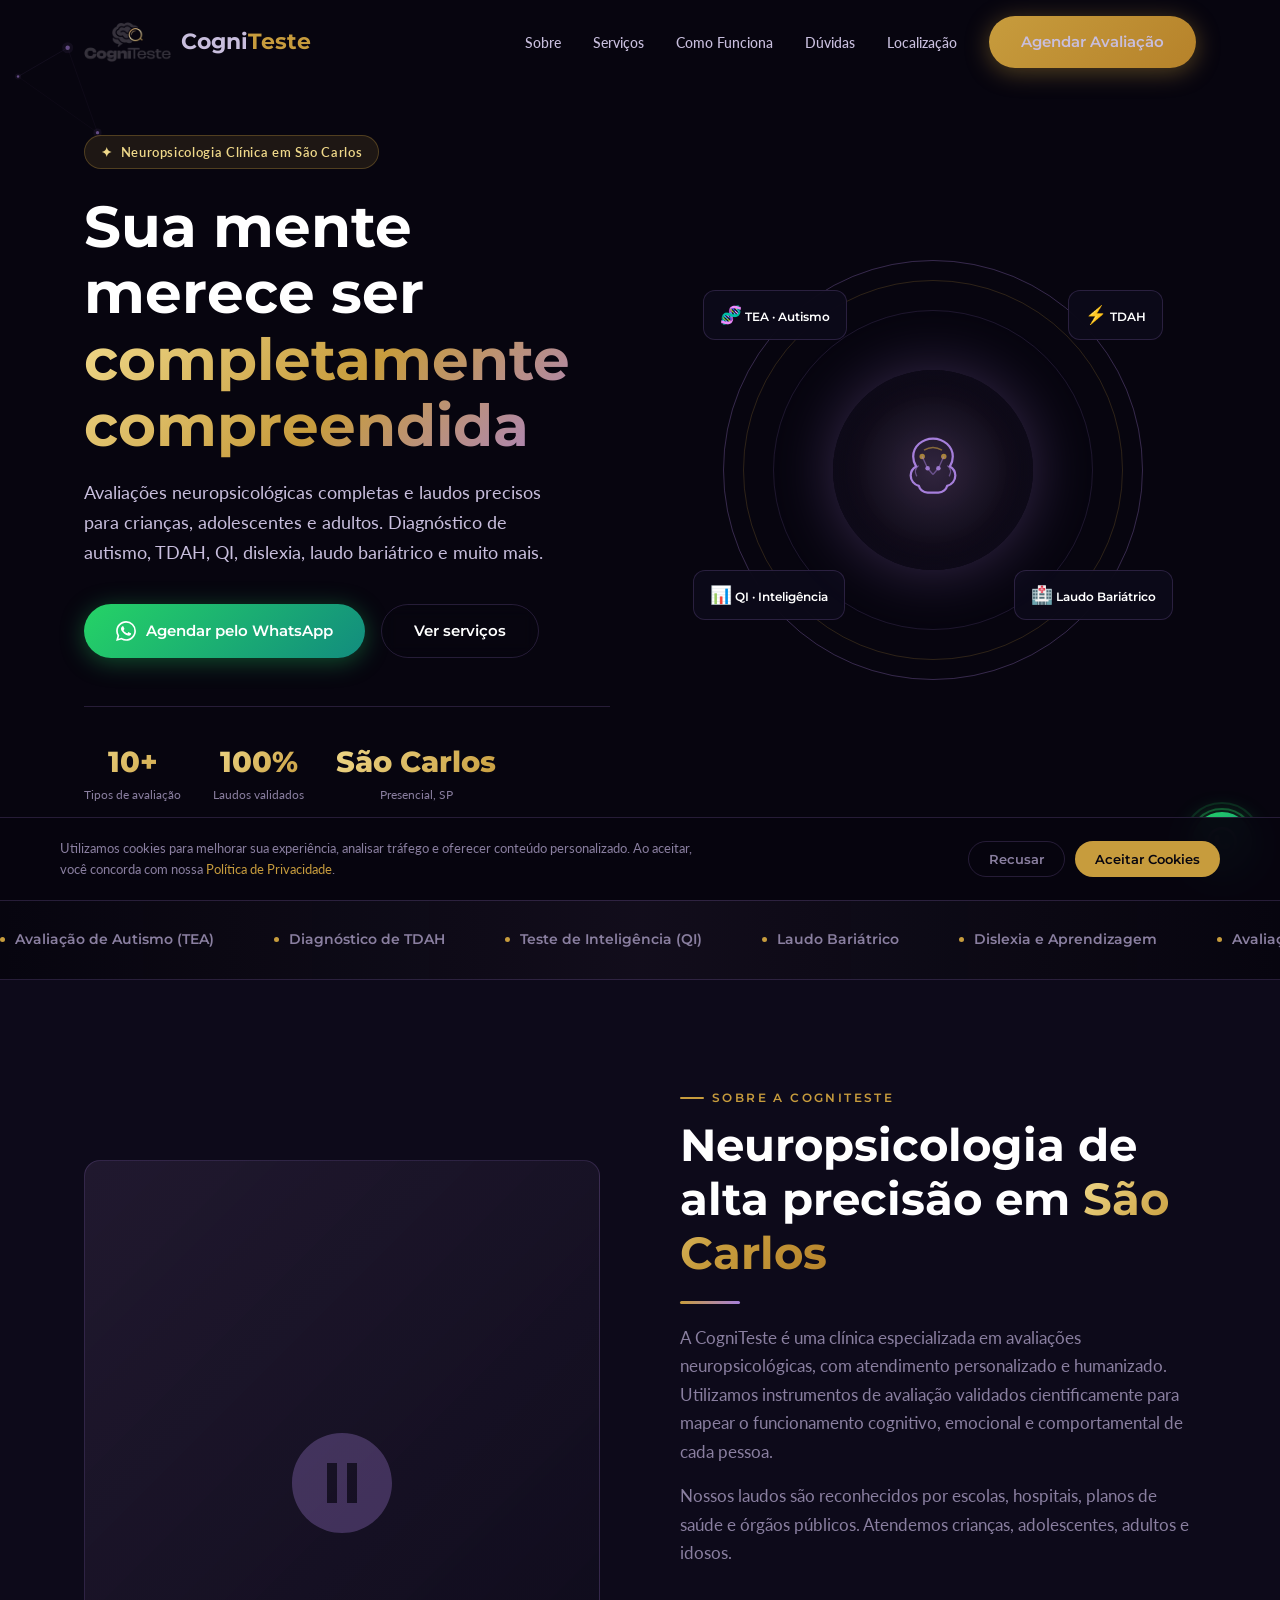
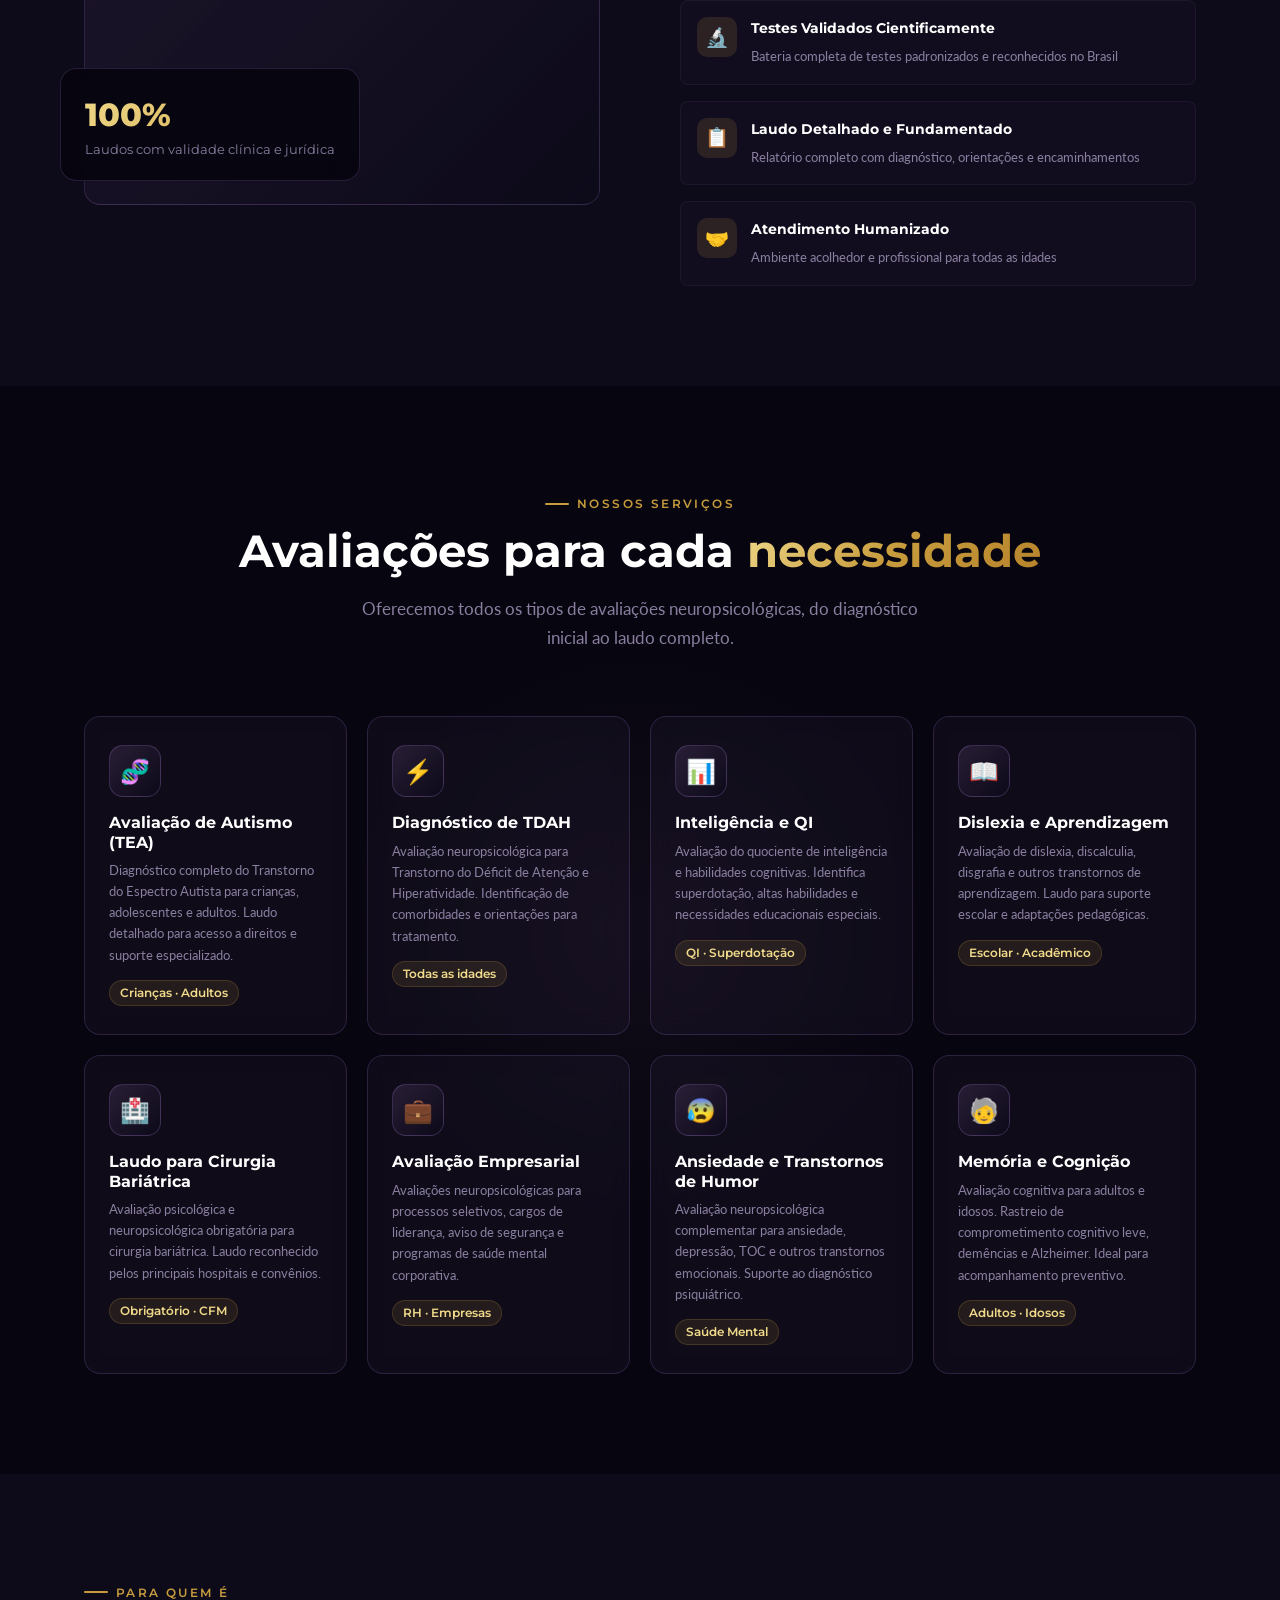
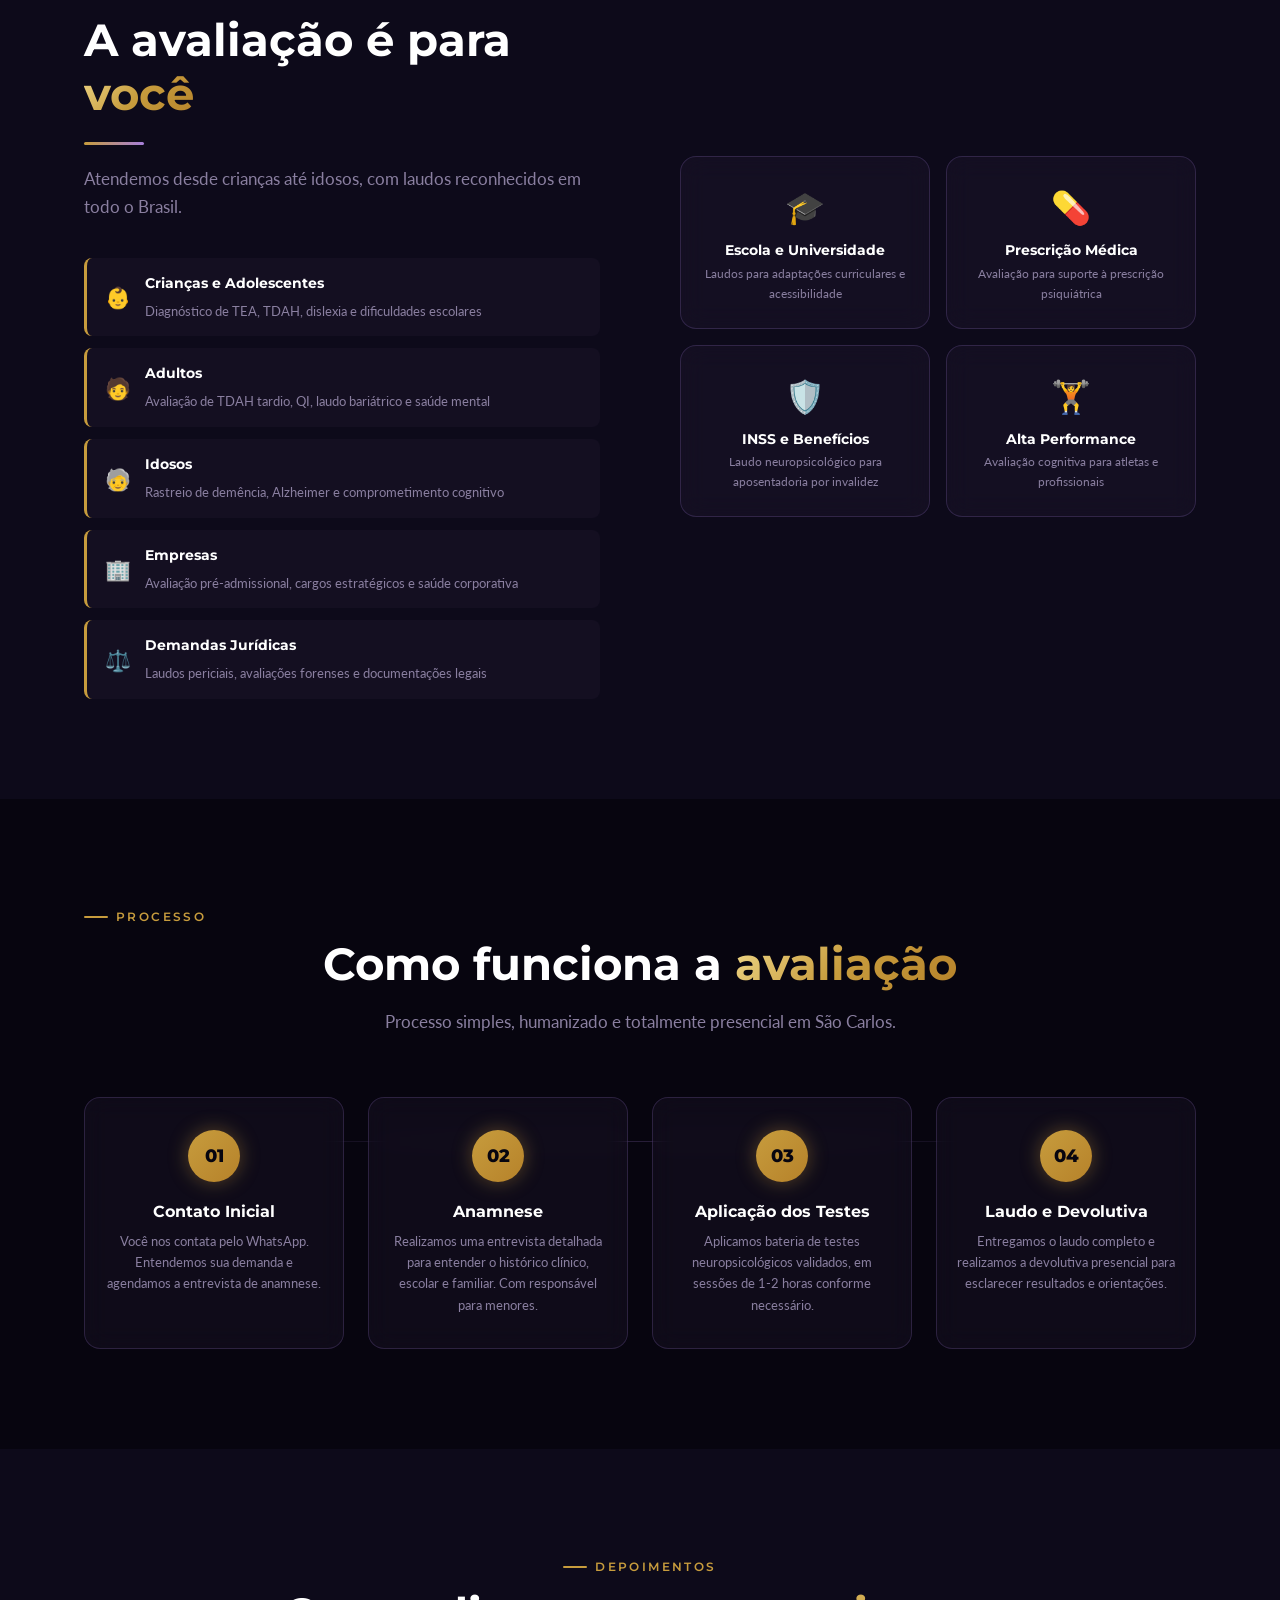
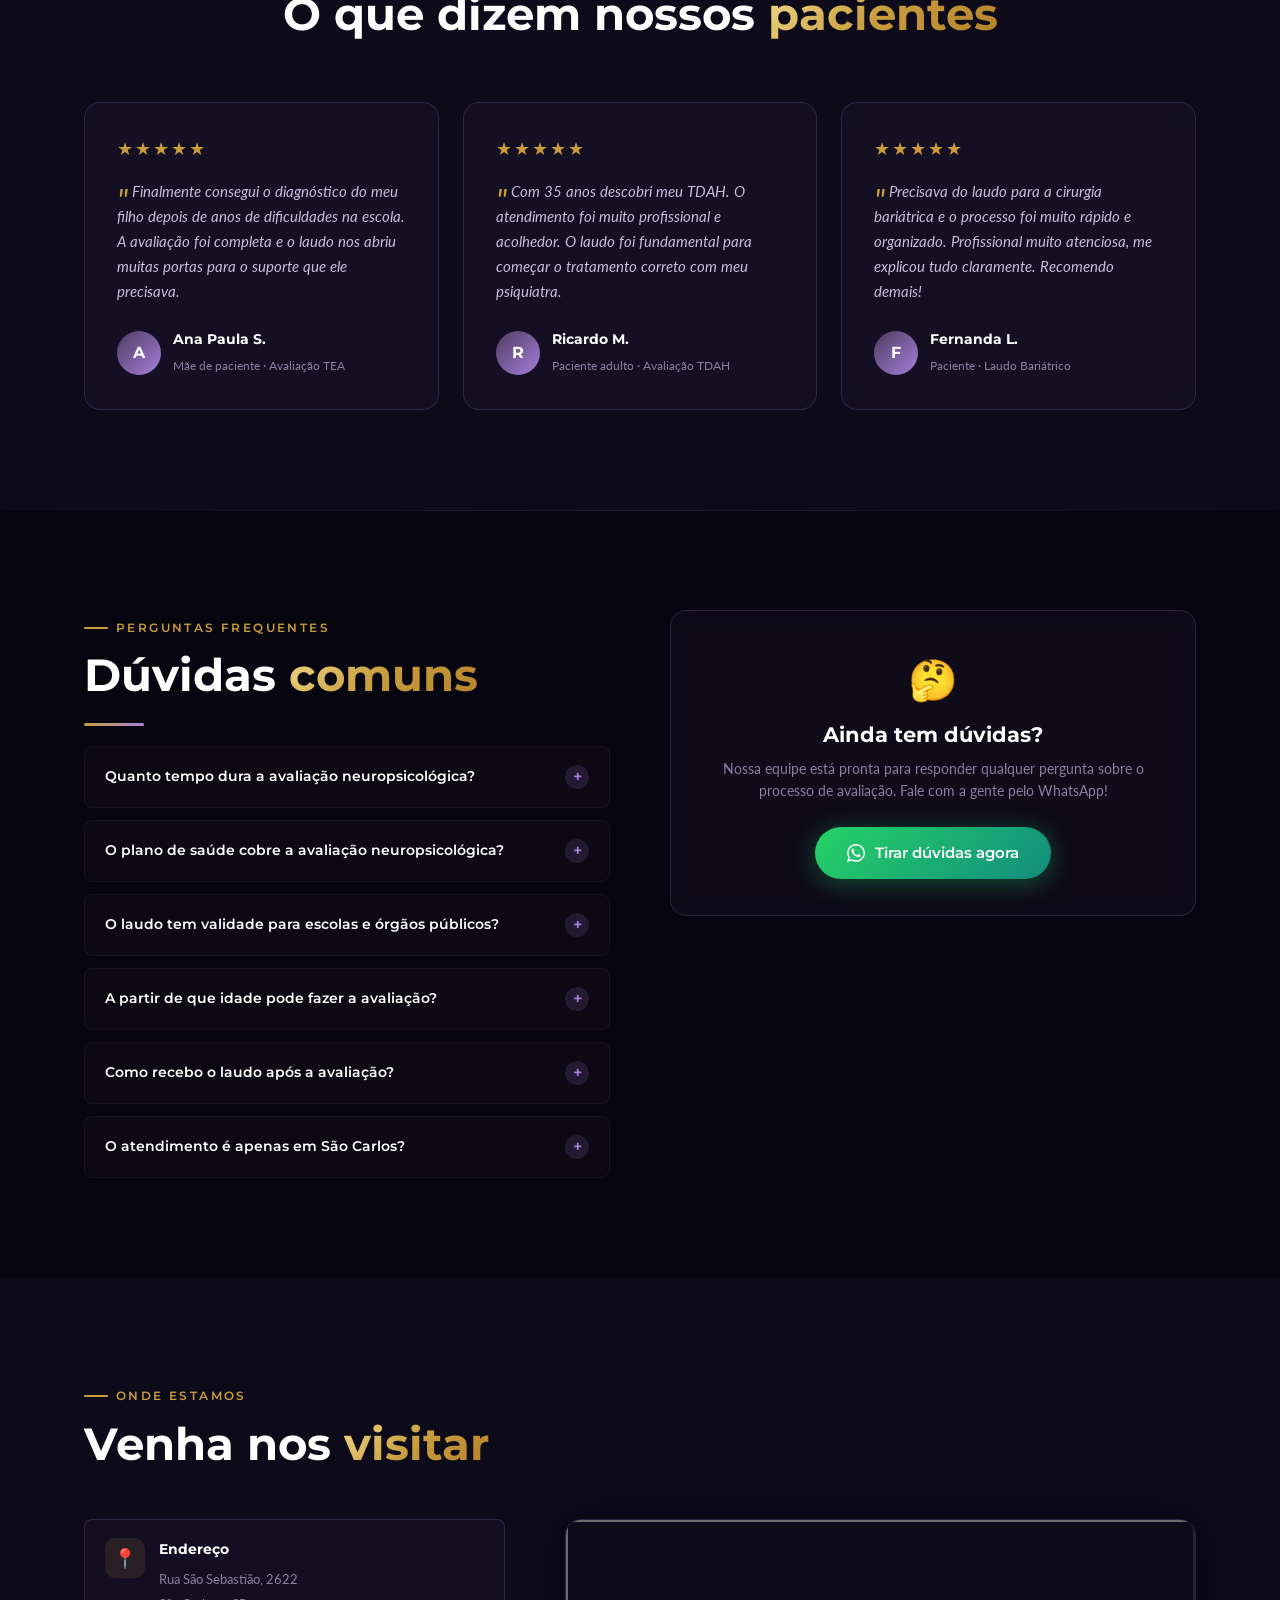
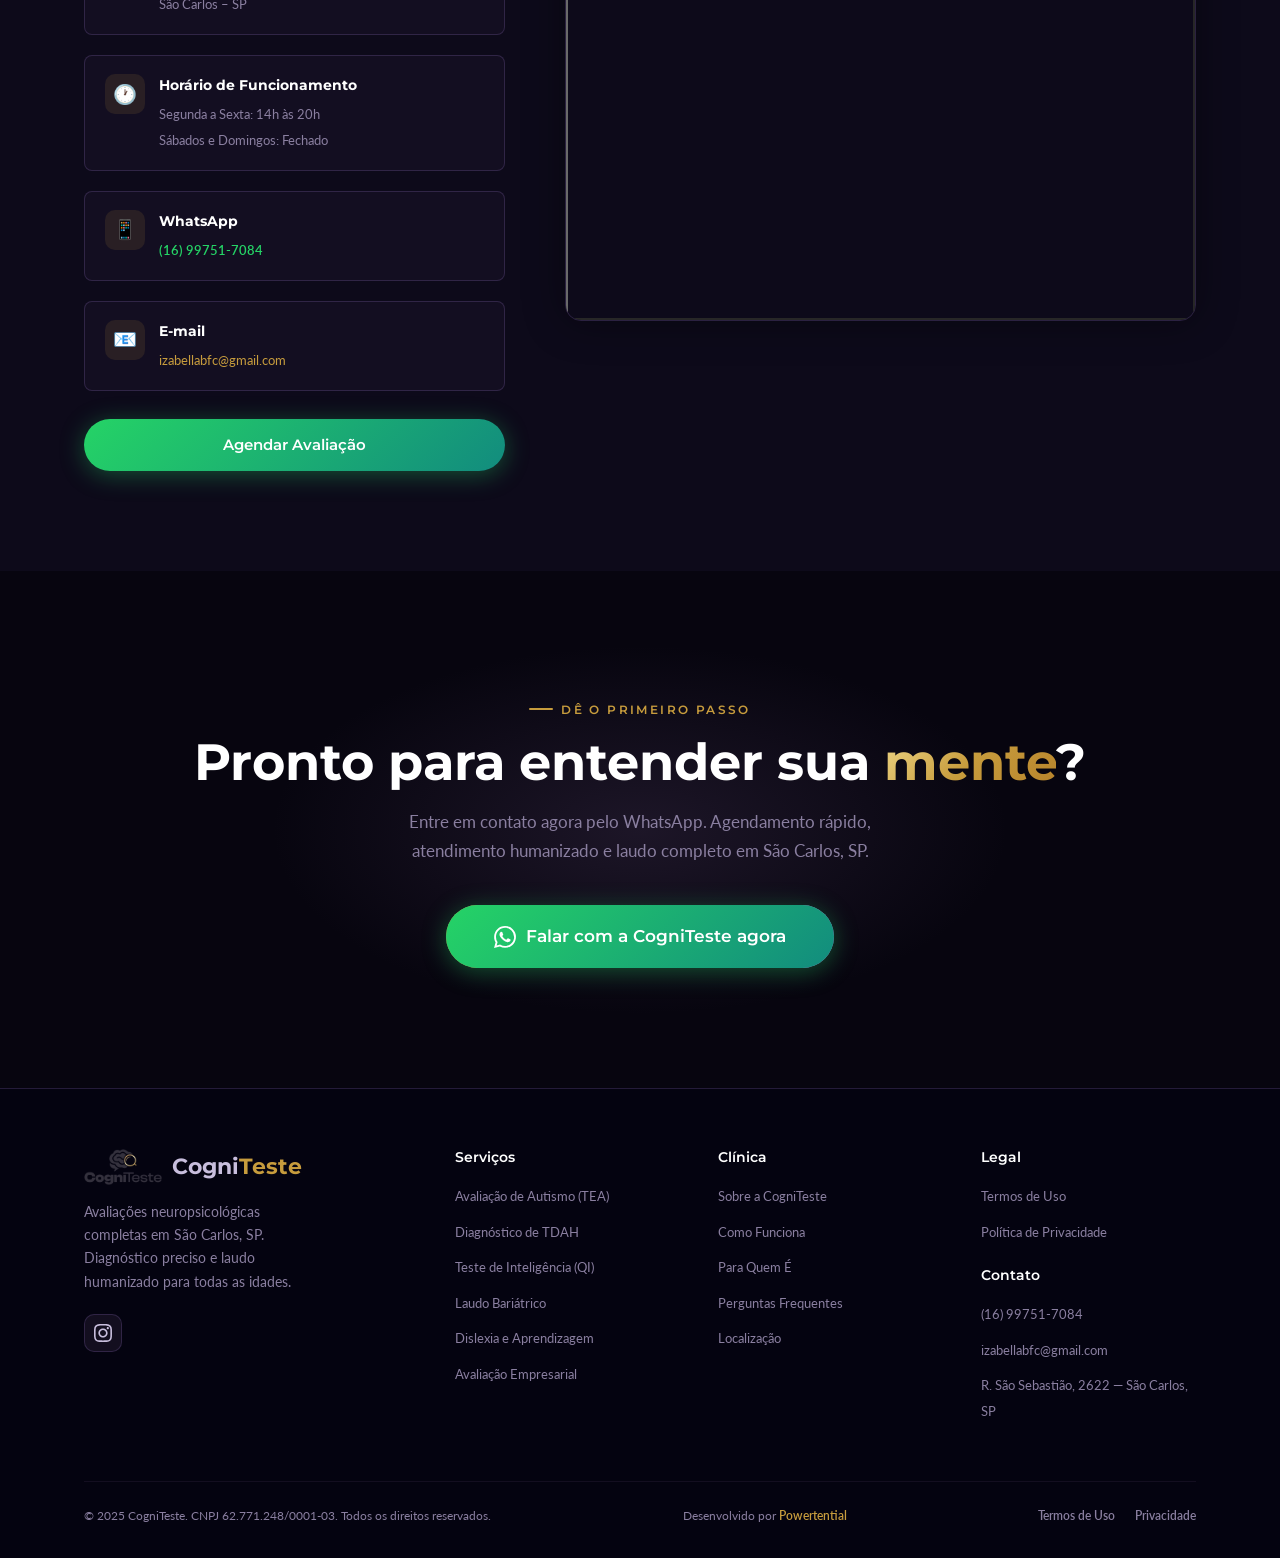
<file: index.html>
<!DOCTYPE html>
<html lang="pt-BR">
<head>
  <meta charset="UTF-8">
  <meta name="viewport" content="width=device-width, initial-scale=1.0">
  <meta name="description" content="CogniTeste — Avaliações neuropsicológicas completas em São Carlos, SP. Diagnóstico de autismo (TEA), TDAH, QI, dislexia, laudo bariátrico e mais. Agende pelo WhatsApp.">
  <meta name="keywords" content="avaliação neuropsicológica, neuropsicologia São Carlos, teste TDAH, diagnóstico autismo, avaliação QI, laudo bariátrico, CogniTeste">
  <meta name="author" content="CogniTeste">
  <meta name="robots" content="index, follow">
  <title>CogniTeste — Avaliação Neuropsicológica em São Carlos, SP</title>

  <!-- Open Graph -->
  <meta property="og:type" content="website">
  <meta property="og:title" content="CogniTeste — Avaliação Neuropsicológica em São Carlos">
  <meta property="og:description" content="Diagnóstico preciso para autismo, TDAH, QI, dislexia e muito mais. Agende sua avaliação neuropsicológica.">
  <meta property="og:url" content="https://www.cogniteste.com">
  <meta property="og:image" content="https://www.cogniteste.com/assets/img/og-image.jpg">
  <meta property="og:locale" content="pt_BR">

  <!-- Twitter Card -->
  <meta name="twitter:card" content="summary_large_image">
  <meta name="twitter:title" content="CogniTeste — Avaliação Neuropsicológica">
  <meta name="twitter:description" content="Diagnóstico neuropsicológico preciso em São Carlos, SP.">

  <!-- Canonical -->
  <link rel="canonical" href="https://www.cogniteste.com/">

  <!-- Favicon -->
  <link rel="icon" type="image/svg+xml" href="assets/img/favicon.svg">

  <!-- Preconnect -->
  <link rel="preconnect" href="https://fonts.googleapis.com">
  <link rel="preconnect" href="https://fonts.gstatic.com" crossorigin>

  <!-- Fonts -->
  <link href="https://fonts.googleapis.com/css2?family=Montserrat:wght@400;600;700;800&family=Lato:wght@400;700&display=swap" rel="stylesheet">

  <!-- CSS -->
  <link rel="stylesheet" href="assets/css/style.css">

  <!-- Google Tag Manager — SUBSTITUIR GTM-5TP6S2FX PELO ID REAL -->
  <script>(function(w,d,s,l,i){w[l]=w[l]||[];w[l].push({'gtm.start':
  new Date().getTime(),event:'gtm.js'});var f=d.getElementsByTagName(s)[0],
  j=d.createElement(s),dl=l!='dataLayer'?'&l='+l:'';j.async=true;j.src=
  'https://www.googletagmanager.com/gtm.js?id='+i+dl;f.parentNode.insertBefore(j,f);
  })(window,document,'script','dataLayer','GTM-5TP6S2FX');</script>
  <!-- End Google Tag Manager -->

  <!-- Structured Data: LocalBusiness + MedicalOrganization -->
  <script type="application/ld+json">
  {
    "@context": "https://schema.org",
    "@type": ["MedicalOrganization", "LocalBusiness"],
    "name": "CogniTeste",
    "url": "https://www.cogniteste.com",
    "telephone": "+55 16 99751-7084",
    "email": "izabellabfc@gmail.com",
    "address": {
      "@type": "PostalAddress",
      "streetAddress": "Rua São Sebastião, 2622",
      "addressLocality": "São Carlos",
      "addressRegion": "SP",
      "postalCode": "13560-000",
      "addressCountry": "BR"
    },
    "openingHoursSpecification": [
      {
        "@type": "OpeningHoursSpecification",
        "dayOfWeek": ["Monday","Tuesday","Wednesday","Thursday","Friday"],
        "opens": "14:00",
        "closes": "20:00"
      }
    ],
    "medicalSpecialty": "Neuropsychology",
    "sameAs": ["https://www.instagram.com/cogniteste/"],
    "image": "https://www.cogniteste.com/assets/img/og-image.jpg",
    "description": "Avaliações neuropsicológicas completas em São Carlos, SP. Diagnóstico de autismo, TDAH, QI, dislexia, laudo bariátrico e avaliações empresariais."
  }
  </script>
</head>
<body>

  <!-- Google Tag Manager (noscript) -->
  <noscript><iframe src="https://www.googletagmanager.com/ns.html?id=GTM-5TP6S2FX"
  height="0" width="0" style="display:none;visibility:hidden"></iframe></noscript>
  <!-- End Google Tag Manager (noscript) -->

  <!-- ── FLOATING WHATSAPP ── -->
  <a href="https://wa.me/5516997517084?text=Ol%C3%A1%2C%20acessei%20o%20site%20e%20gostaria%20de%20receber%20atendimento."
     class="whatsapp-float"
     target="_blank" rel="noopener"
     aria-label="Falar pelo WhatsApp"
     data-label="float">
    <svg viewBox="0 0 24 24" xmlns="http://www.w3.org/2000/svg">
      <path d="M17.472 14.382c-.297-.149-1.758-.867-2.03-.967-.273-.099-.471-.148-.67.15-.197.297-.767.966-.94 1.164-.173.199-.347.223-.644.075-.297-.15-1.255-.463-2.39-1.475-.883-.788-1.48-1.761-1.653-2.059-.173-.297-.018-.458.13-.606.134-.133.298-.347.446-.52.149-.174.198-.298.298-.497.099-.198.05-.371-.025-.52-.075-.149-.669-1.612-.916-2.207-.242-.579-.487-.5-.669-.51-.173-.008-.371-.01-.57-.01-.198 0-.52.074-.792.372-.272.297-1.04 1.016-1.04 2.479 0 1.462 1.065 2.875 1.213 3.074.149.198 2.096 3.2 5.077 4.487.709.306 1.262.489 1.694.625.712.227 1.36.195 1.871.118.571-.085 1.758-.719 2.006-1.413.248-.694.248-1.289.173-1.413-.074-.124-.272-.198-.57-.347m-5.421 7.403h-.004a9.87 9.87 0 01-5.031-1.378l-.361-.214-3.741.982.998-3.648-.235-.374a9.86 9.86 0 01-1.51-5.26c.001-5.45 4.436-9.884 9.888-9.884 2.64 0 5.122 1.03 6.988 2.898a9.825 9.825 0 012.893 6.994c-.003 5.45-4.437 9.884-9.885 9.884m8.413-18.297A11.815 11.815 0 0012.05 0C5.495 0 .16 5.335.157 11.892c0 2.096.547 4.142 1.588 5.945L.057 24l6.305-1.654a11.882 11.882 0 005.683 1.448h.005c6.554 0 11.89-5.335 11.893-11.893a11.821 11.821 0 00-3.48-8.413z"/>
    </svg>
  </a>

  <!-- ━━━━━━━━━━━━━━━━━━━━━━━━━━━━━━━━━
       HEADER
  ━━━━━━━━━━━━━━━━━━━━━━━━━━━━━━━━━ -->
  <header id="header">
    <div class="container">
      <div class="header-inner">
        <a href="#hero" class="logo">
          <img src="assets/img/logo.webp" alt="CogniTeste" onerror="this.style.display='none'">
          <div class="logo-text">Cogni<span>Teste</span></div>
        </a>
        <nav>
          <ul class="nav-links" id="nav-links">
            <li><a href="#sobre">Sobre</a></li>
            <li><a href="#servicos">Serviços</a></li>
            <li><a href="#como-funciona">Como Funciona</a></li>
            <li><a href="#faq">Dúvidas</a></li>
            <li><a href="#localizacao">Localização</a></li>
            <li>
              <a href="https://wa.me/5516997517084?text=Ol%C3%A1%2C%20acessei%20o%20site%20e%20gostaria%20de%20receber%20atendimento."
                 class="btn btn-primary" target="_blank" rel="noopener" data-label="header">
                Agendar Avaliação
              </a>
            </li>
          </ul>
        </nav>
        <button class="hamburger" aria-label="Menu" aria-expanded="false">
          <span></span><span></span><span></span>
        </button>
      </div>
    </div>
  </header>

  <!-- ━━━━━━━━━━━━━━━━━━━━━━━━━━━━━━━━━
       HERO
  ━━━━━━━━━━━━━━━━━━━━━━━━━━━━━━━━━ -->
  <section id="hero">
    <canvas id="neural-canvas"></canvas>
    <div class="container">
      <div class="hero-grid">
        <div class="hero-content">
          <div class="hero-badge">Neuropsicologia Clínica em São Carlos</div>
          <h1 class="hero-title">
            Sua mente merece ser
            <span class="highlight">completamente compreendida</span>
          </h1>
          <p class="hero-desc">
            Avaliações neuropsicológicas completas e laudos precisos para crianças, adolescentes e adultos.
            Diagnóstico de autismo, TDAH, QI, dislexia, laudo bariátrico e muito mais.
          </p>
          <div class="hero-ctas">
            <a href="https://wa.me/5516997517084?text=Ol%C3%A1%2C%20acessei%20o%20site%20e%20gostaria%20de%20receber%20atendimento."
               class="btn btn-whatsapp" target="_blank" rel="noopener" data-label="hero">
              <svg width="20" height="20" viewBox="0 0 24 24" fill="white"><path d="M17.472 14.382c-.297-.149-1.758-.867-2.03-.967-.273-.099-.471-.148-.67.15-.197.297-.767.966-.94 1.164-.173.199-.347.223-.644.075-.297-.15-1.255-.463-2.39-1.475-.883-.788-1.48-1.761-1.653-2.059-.173-.297-.018-.458.13-.606.134-.133.298-.347.446-.52.149-.174.198-.298.298-.497.099-.198.05-.371-.025-.52-.075-.149-.669-1.612-.916-2.207-.242-.579-.487-.5-.669-.51-.173-.008-.371-.01-.57-.01-.198 0-.52.074-.792.372-.272.297-1.04 1.016-1.04 2.479 0 1.462 1.065 2.875 1.213 3.074.149.198 2.096 3.2 5.077 4.487.709.306 1.262.489 1.694.625.712.227 1.36.195 1.871.118.571-.085 1.758-.719 2.006-1.413.248-.694.248-1.289.173-1.413-.074-.124-.272-.198-.57-.347m-5.421 7.403h-.004a9.87 9.87 0 01-5.031-1.378l-.361-.214-3.741.982.998-3.648-.235-.374a9.86 9.86 0 01-1.51-5.26c.001-5.45 4.436-9.884 9.888-9.884 2.64 0 5.122 1.03 6.988 2.898a9.825 9.825 0 012.893 6.994c-.003 5.45-4.437 9.884-9.885 9.884m8.413-18.297A11.815 11.815 0 0012.05 0C5.495 0 .16 5.335.157 11.892c0 2.096.547 4.142 1.588 5.945L.057 24l6.305-1.654a11.882 11.882 0 005.683 1.448h.005c6.554 0 11.89-5.335 11.893-11.893a11.821 11.821 0 00-3.48-8.413z"/></svg>
              Agendar pelo WhatsApp
            </a>
            <a href="#servicos" class="btn btn-outline">Ver serviços</a>
          </div>
          <div class="hero-stats">
            <div class="stat-item">
              <div class="stat-number">10+</div>
              <div class="stat-label">Tipos de avaliação</div>
            </div>
            <div class="stat-item">
              <div class="stat-number">100%</div>
              <div class="stat-label">Laudos validados</div>
            </div>
            <div class="stat-item">
              <div class="stat-number">São Carlos</div>
              <div class="stat-label">Presencial, SP</div>
            </div>
          </div>
        </div>

        <div class="hero-visual">
          <div class="brain-ring">
            <div class="ring ring-1"></div>
            <div class="ring ring-2"></div>
            <div class="ring ring-3"></div>
            <div class="brain-icon-wrap">
              <!-- Brain SVG Icon -->
              <svg viewBox="0 0 100 100" fill="none" xmlns="http://www.w3.org/2000/svg">
                <path d="M50 15C38 15 28 24 28 35c0 4 1.2 7.8 3.2 11-3.5 2-6 5.8-6 10.2 0 5.5 3.8 10.1 9 11.4C35 71 38.8 75 44 75h12c5.2 0 9-4 9.8-7.4 5.2-1.3 9-5.9 9-11.4 0-4.4-2.5-8.2-6-10.2 2-3.2 3.2-7 3.2-11C72 24 62 15 50 15z" stroke="#A67FDB" stroke-width="2.5" fill="none"/>
                <circle cx="38" cy="35" r="3" fill="#C79C3D" opacity="0.8"/>
                <circle cx="62" cy="35" r="3" fill="#C79C3D" opacity="0.8"/>
                <circle cx="44" cy="48" r="2.5" fill="#A67FDB" opacity="0.9"/>
                <circle cx="56" cy="48" r="2.5" fill="#A67FDB" opacity="0.9"/>
                <path d="M38 35 L44 48 M62 35 L56 48 M44 48 L50 55 M56 48 L50 55" stroke="#A67FDB" stroke-width="1.5" opacity="0.5"/>
                <path d="M40 28 Q50 22 60 28" stroke="#C79C3D" stroke-width="1.5" fill="none" opacity="0.6"/>
                <path d="M34 45 Q28 50 32 57" stroke="#A67FDB" stroke-width="1.5" fill="none" opacity="0.5"/>
                <path d="M66 45 Q72 50 68 57" stroke="#A67FDB" stroke-width="1.5" fill="none" opacity="0.5"/>
              </svg>
            </div>
            <div class="floating-tag tag-1"><span class="tag-icon">🧬</span> TEA · Autismo</div>
            <div class="floating-tag tag-2"><span class="tag-icon">⚡</span> TDAH</div>
            <div class="floating-tag tag-3"><span class="tag-icon">📊</span> QI · Inteligência</div>
            <div class="floating-tag tag-4"><span class="tag-icon">🏥</span> Laudo Bariátrico</div>
          </div>
        </div>
      </div>
    </div>
  </section>

  <!-- ── Marquee ── -->
  <div class="marquee-section">
    <div class="marquee-track" aria-hidden="true">
      <span class="marquee-item"><span class="dot"></span>Avaliação de Autismo (TEA)</span>
      <span class="marquee-item"><span class="dot"></span>Diagnóstico de TDAH</span>
      <span class="marquee-item"><span class="dot"></span>Teste de Inteligência (QI)</span>
      <span class="marquee-item"><span class="dot"></span>Laudo Bariátrico</span>
      <span class="marquee-item"><span class="dot"></span>Dislexia e Aprendizagem</span>
      <span class="marquee-item"><span class="dot"></span>Avaliação Empresarial</span>
      <span class="marquee-item"><span class="dot"></span>Ansiedade e Humor</span>
      <span class="marquee-item"><span class="dot"></span>Superdotação · Altas Habilidades</span>
      <!-- Duplicated for seamless loop -->
      <span class="marquee-item"><span class="dot"></span>Avaliação de Autismo (TEA)</span>
      <span class="marquee-item"><span class="dot"></span>Diagnóstico de TDAH</span>
      <span class="marquee-item"><span class="dot"></span>Teste de Inteligência (QI)</span>
      <span class="marquee-item"><span class="dot"></span>Laudo Bariátrico</span>
      <span class="marquee-item"><span class="dot"></span>Dislexia e Aprendizagem</span>
      <span class="marquee-item"><span class="dot"></span>Avaliação Empresarial</span>
      <span class="marquee-item"><span class="dot"></span>Ansiedade e Humor</span>
      <span class="marquee-item"><span class="dot"></span>Superdotação · Altas Habilidades</span>
    </div>
  </div>

  <!-- ━━━━━━━━━━━━━━━━━━━━━━━━━━━━━━━━━
       SOBRE
  ━━━━━━━━━━━━━━━━━━━━━━━━━━━━━━━━━ -->
  <section id="sobre">
    <div class="container">
      <div class="sobre-grid">
        <div class="sobre-image-wrap reveal">
          <div class="sobre-image-placeholder">
            <!-- SUBSTITUA por: <img src="assets/img/clinica.webp" alt="Clínica CogniTeste" class="sobre-image"> -->
            <svg width="120" height="120" viewBox="0 0 24 24" fill="none" opacity="0.3">
              <path d="M12 2C6.48 2 2 6.48 2 12s4.48 10 10 10 10-4.48 10-10S17.52 2 12 2zm-1 14H9V8h2v8zm4 0h-2V8h2v8z" fill="#A67FDB"/>
            </svg>
          </div>
          <div class="sobre-image-overlay">
            <div class="overlay-stat">
              <div class="num">100%</div>
              <p>Laudos com validade clínica e jurídica</p>
            </div>
          </div>
        </div>

        <div class="sobre-content reveal reveal-delay-2">
          <span class="section-label">Sobre a CogniTeste</span>
          <h2 class="section-title">
            Neuropsicologia de alta precisão em <span class="gold-text">São Carlos</span>
          </h2>
          <div class="divider"></div>
          <p class="section-desc" style="margin-bottom: 16px;">
            A CogniTeste é uma clínica especializada em avaliações neuropsicológicas, com atendimento personalizado e humanizado. Utilizamos instrumentos de avaliação validados cientificamente para mapear o funcionamento cognitivo, emocional e comportamental de cada pessoa.
          </p>
          <p class="section-desc">
            Nossos laudos são reconhecidos por escolas, hospitais, planos de saúde e órgãos públicos. Atendemos crianças, adolescentes, adultos e idosos.
          </p>
          <div class="sobre-features">
            <div class="feature-item">
              <div class="feature-icon">🔬</div>
              <div class="feature-text">
                <strong>Testes Validados Cientificamente</strong>
                <span>Bateria completa de testes padronizados e reconhecidos no Brasil</span>
              </div>
            </div>
            <div class="feature-item">
              <div class="feature-icon">📋</div>
              <div class="feature-text">
                <strong>Laudo Detalhado e Fundamentado</strong>
                <span>Relatório completo com diagnóstico, orientações e encaminhamentos</span>
              </div>
            </div>
            <div class="feature-item">
              <div class="feature-icon">🤝</div>
              <div class="feature-text">
                <strong>Atendimento Humanizado</strong>
                <span>Ambiente acolhedor e profissional para todas as idades</span>
              </div>
            </div>
          </div>
        </div>
      </div>
    </div>
  </section>

  <!-- ━━━━━━━━━━━━━━━━━━━━━━━━━━━━━━━━━
       SERVIÇOS
  ━━━━━━━━━━━━━━━━━━━━━━━━━━━━━━━━━ -->
  <section id="servicos">
    <div class="container">
      <div class="servicos-header reveal">
        <span class="section-label">Nossos Serviços</span>
        <h2 class="section-title">
          Avaliações para cada <span class="gold-text">necessidade</span>
        </h2>
        <p class="section-desc">
          Oferecemos todos os tipos de avaliações neuropsicológicas, do diagnóstico inicial ao laudo completo.
        </p>
      </div>

      <div class="servicos-grid">
        <div class="servico-card glass-card reveal reveal-delay-1">
          <div class="servico-icon">🧬</div>
          <h3>Avaliação de Autismo (TEA)</h3>
          <p>Diagnóstico completo do Transtorno do Espectro Autista para crianças, adolescentes e adultos. Laudo detalhado para acesso a direitos e suporte especializado.</p>
          <span class="servico-tag">Crianças · Adultos</span>
        </div>

        <div class="servico-card glass-card reveal reveal-delay-2">
          <div class="servico-icon">⚡</div>
          <h3>Diagnóstico de TDAH</h3>
          <p>Avaliação neuropsicológica para Transtorno do Déficit de Atenção e Hiperatividade. Identificação de comorbidades e orientações para tratamento.</p>
          <span class="servico-tag">Todas as idades</span>
        </div>

        <div class="servico-card glass-card reveal reveal-delay-3">
          <div class="servico-icon">📊</div>
          <h3>Inteligência e QI</h3>
          <p>Avaliação do quociente de inteligência e habilidades cognitivas. Identifica superdotação, altas habilidades e necessidades educacionais especiais.</p>
          <span class="servico-tag">QI · Superdotação</span>
        </div>

        <div class="servico-card glass-card reveal reveal-delay-4">
          <div class="servico-icon">📖</div>
          <h3>Dislexia e Aprendizagem</h3>
          <p>Avaliação de dislexia, discalculia, disgrafia e outros transtornos de aprendizagem. Laudo para suporte escolar e adaptações pedagógicas.</p>
          <span class="servico-tag">Escolar · Acadêmico</span>
        </div>

        <div class="servico-card glass-card reveal reveal-delay-1">
          <div class="servico-icon">🏥</div>
          <h3>Laudo para Cirurgia Bariátrica</h3>
          <p>Avaliação psicológica e neuropsicológica obrigatória para cirurgia bariátrica. Laudo reconhecido pelos principais hospitais e convênios.</p>
          <span class="servico-tag">Obrigatório · CFM</span>
        </div>

        <div class="servico-card glass-card reveal reveal-delay-2">
          <div class="servico-icon">💼</div>
          <h3>Avaliação Empresarial</h3>
          <p>Avaliações neuropsicológicas para processos seletivos, cargos de liderança, aviso de segurança e programas de saúde mental corporativa.</p>
          <span class="servico-tag">RH · Empresas</span>
        </div>

        <div class="servico-card glass-card reveal reveal-delay-3">
          <div class="servico-icon">😰</div>
          <h3>Ansiedade e Transtornos de Humor</h3>
          <p>Avaliação neuropsicológica complementar para ansiedade, depressão, TOC e outros transtornos emocionais. Suporte ao diagnóstico psiquiátrico.</p>
          <span class="servico-tag">Saúde Mental</span>
        </div>

        <div class="servico-card glass-card reveal reveal-delay-4">
          <div class="servico-icon">🧓</div>
          <h3>Memória e Cognição</h3>
          <p>Avaliação cognitiva para adultos e idosos. Rastreio de comprometimento cognitivo leve, demências e Alzheimer. Ideal para acompanhamento preventivo.</p>
          <span class="servico-tag">Adultos · Idosos</span>
        </div>
      </div>
    </div>
  </section>

  <!-- ━━━━━━━━━━━━━━━━━━━━━━━━━━━━━━━━━
       PARA QUEM
  ━━━━━━━━━━━━━━━━━━━━━━━━━━━━━━━━━ -->
  <section id="para-quem">
    <div class="container">
      <div class="para-quem-grid">
        <div class="para-quem-content">
          <span class="section-label reveal">Para quem é</span>
          <h2 class="section-title reveal">A avaliação é para <span class="gold-text">você</span></h2>
          <div class="divider reveal"></div>
          <p class="section-desc reveal">Atendemos desde crianças até idosos, com laudos reconhecidos em todo o Brasil.</p>

          <div class="audience-list reveal">
            <div class="audience-item">
              <span class="icon">👶</span>
              <div>
                <strong>Crianças e Adolescentes</strong>
                <span>Diagnóstico de TEA, TDAH, dislexia e dificuldades escolares</span>
              </div>
            </div>
            <div class="audience-item">
              <span class="icon">🧑</span>
              <div>
                <strong>Adultos</strong>
                <span>Avaliação de TDAH tardio, QI, laudo bariátrico e saúde mental</span>
              </div>
            </div>
            <div class="audience-item">
              <span class="icon">🧓</span>
              <div>
                <strong>Idosos</strong>
                <span>Rastreio de demência, Alzheimer e comprometimento cognitivo</span>
              </div>
            </div>
            <div class="audience-item">
              <span class="icon">🏢</span>
              <div>
                <strong>Empresas</strong>
                <span>Avaliação pré-admissional, cargos estratégicos e saúde corporativa</span>
              </div>
            </div>
            <div class="audience-item">
              <span class="icon">⚖️</span>
              <div>
                <strong>Demandas Jurídicas</strong>
                <span>Laudos periciais, avaliações forenses e documentações legais</span>
              </div>
            </div>
          </div>
        </div>

        <div class="para-quem-visual reveal">
          <div class="pq-cards">
            <div class="pq-card glass-card">
              <div class="pq-icon">🎓</div>
              <h4>Escola e Universidade</h4>
              <p>Laudos para adaptações curriculares e acessibilidade</p>
            </div>
            <div class="pq-card glass-card">
              <div class="pq-icon">💊</div>
              <h4>Prescrição Médica</h4>
              <p>Avaliação para suporte à prescrição psiquiátrica</p>
            </div>
            <div class="pq-card glass-card">
              <div class="pq-icon">🛡️</div>
              <h4>INSS e Benefícios</h4>
              <p>Laudo neuropsicológico para aposentadoria por invalidez</p>
            </div>
            <div class="pq-card glass-card">
              <div class="pq-icon">🏋️</div>
              <h4>Alta Performance</h4>
              <p>Avaliação cognitiva para atletas e profissionais</p>
            </div>
          </div>
        </div>
      </div>
    </div>
  </section>

  <!-- ━━━━━━━━━━━━━━━━━━━━━━━━━━━━━━━━━
       COMO FUNCIONA
  ━━━━━━━━━━━━━━━━━━━━━━━━━━━━━━━━━ -->
  <section id="como-funciona">
    <div class="container">
      <span class="section-label reveal">Processo</span>
      <h2 class="section-title reveal">Como funciona a <span class="gold-text">avaliação</span></h2>
      <p class="section-desc reveal">Processo simples, humanizado e totalmente presencial em São Carlos.</p>

      <div class="steps-grid">
        <div class="step-card glass-card reveal reveal-delay-1">
          <div class="step-number">01</div>
          <h3>Contato Inicial</h3>
          <p>Você nos contata pelo WhatsApp. Entendemos sua demanda e agendamos a entrevista de anamnese.</p>
        </div>
        <div class="step-card glass-card reveal reveal-delay-2">
          <div class="step-number">02</div>
          <h3>Anamnese</h3>
          <p>Realizamos uma entrevista detalhada para entender o histórico clínico, escolar e familiar. Com responsável para menores.</p>
        </div>
        <div class="step-card glass-card reveal reveal-delay-3">
          <div class="step-number">03</div>
          <h3>Aplicação dos Testes</h3>
          <p>Aplicamos bateria de testes neuropsicológicos validados, em sessões de 1-2 horas conforme necessário.</p>
        </div>
        <div class="step-card glass-card reveal reveal-delay-4">
          <div class="step-number">04</div>
          <h3>Laudo e Devolutiva</h3>
          <p>Entregamos o laudo completo e realizamos a devolutiva presencial para esclarecer resultados e orientações.</p>
        </div>
      </div>
    </div>
  </section>

  <!-- ━━━━━━━━━━━━━━━━━━━━━━━━━━━━━━━━━
       DEPOIMENTOS
  ━━━━━━━━━━━━━━━━━━━━━━━━━━━━━━━━━ -->
  <section id="depoimentos">
    <div class="container">
      <div class="depoimentos-header reveal">
        <span class="section-label">Depoimentos</span>
        <h2 class="section-title">O que dizem nossos <span class="gold-text">pacientes</span></h2>
      </div>

      <div class="depoimentos-grid">
        <div class="depo-card glass-card reveal reveal-delay-1">
          <div class="depo-stars">★★★★★</div>
          <p class="depo-text">Finalmente consegui o diagnóstico do meu filho depois de anos de dificuldades na escola. A avaliação foi completa e o laudo nos abriu muitas portas para o suporte que ele precisava.</p>
          <div class="depo-author">
            <div class="depo-avatar">A</div>
            <div class="depo-info">
              <strong>Ana Paula S.</strong>
              <span>Mãe de paciente · Avaliação TEA</span>
            </div>
          </div>
        </div>

        <div class="depo-card glass-card reveal reveal-delay-2">
          <div class="depo-stars">★★★★★</div>
          <p class="depo-text">Com 35 anos descobri meu TDAH. O atendimento foi muito profissional e acolhedor. O laudo foi fundamental para começar o tratamento correto com meu psiquiatra.</p>
          <div class="depo-author">
            <div class="depo-avatar">R</div>
            <div class="depo-info">
              <strong>Ricardo M.</strong>
              <span>Paciente adulto · Avaliação TDAH</span>
            </div>
          </div>
        </div>

        <div class="depo-card glass-card reveal reveal-delay-3">
          <div class="depo-stars">★★★★★</div>
          <p class="depo-text">Precisava do laudo para a cirurgia bariátrica e o processo foi muito rápido e organizado. Profissional muito atenciosa, me explicou tudo claramente. Recomendo demais!</p>
          <div class="depo-author">
            <div class="depo-avatar">F</div>
            <div class="depo-info">
              <strong>Fernanda L.</strong>
              <span>Paciente · Laudo Bariátrico</span>
            </div>
          </div>
        </div>
      </div>
    </div>
  </section>

  <!-- ━━━━━━━━━━━━━━━━━━━━━━━━━━━━━━━━━
       FAQ
  ━━━━━━━━━━━━━━━━━━━━━━━━━━━━━━━━━ -->
  <section id="faq">
    <div class="container">
      <div class="faq-grid">
        <div class="faq-content">
          <span class="section-label reveal">Perguntas Frequentes</span>
          <h2 class="section-title reveal">Dúvidas <span class="gold-text">comuns</span></h2>
          <div class="divider reveal"></div>

          <div class="faq-list reveal">
            <div class="faq-item">
              <div class="faq-question">
                Quanto tempo dura a avaliação neuropsicológica?
                <span class="faq-arrow">+</span>
              </div>
              <div class="faq-answer">
                <p>Depende do tipo de avaliação. Em geral, o processo completo inclui 1 sessão de anamnese (1h30) + 2 a 4 sessões de testes (1-2h cada) + 1 devolutiva. O total médio é de 8 a 12 horas distribuídas em semanas.</p>
              </div>
            </div>

            <div class="faq-item">
              <div class="faq-question">
                O plano de saúde cobre a avaliação neuropsicológica?
                <span class="faq-arrow">+</span>
              </div>
              <div class="faq-answer">
                <p>Alguns planos de saúde cobrem avaliações neuropsicológicas. Recomendamos verificar com seu convênio. Para laudo bariátrico, a maioria dos planos cobre quando há indicação médica.</p>
              </div>
            </div>

            <div class="faq-item">
              <div class="faq-question">
                O laudo tem validade para escolas e órgãos públicos?
                <span class="faq-arrow">+</span>
              </div>
              <div class="faq-answer">
                <p>Sim! Nossos laudos são elaborados conforme as normas do CFP e têm validade para escolas, universidades, INSS, hospitais, laudos bariátricos e processos jurídicos em todo o Brasil.</p>
              </div>
            </div>

            <div class="faq-item">
              <div class="faq-question">
                A partir de que idade pode fazer a avaliação?
                <span class="faq-arrow">+</span>
              </div>
              <div class="faq-answer">
                <p>Atendemos a partir de 3 anos de idade para avaliação de desenvolvimento. Para TDAH e TEA, quanto mais cedo, melhor. Também atendemos adultos e idosos sem restrição de idade.</p>
              </div>
            </div>

            <div class="faq-item">
              <div class="faq-question">
                Como recebo o laudo após a avaliação?
                <span class="faq-arrow">+</span>
              </div>
              <div class="faq-answer">
                <p>O laudo é entregue na sessão de devolutiva, presencialmente, em até 30 dias após o término das sessões de testagem. Você recebe tanto em formato impresso quanto digital (PDF).</p>
              </div>
            </div>

            <div class="faq-item">
              <div class="faq-question">
                O atendimento é apenas em São Carlos?
                <span class="faq-arrow">+</span>
              </div>
              <div class="faq-answer">
                <p>Atendemos presencialmente em São Carlos, SP. Entre em contato pelo WhatsApp para verificar disponibilidade e informações sobre deslocamento para cidades próximas.</p>
              </div>
            </div>
          </div>
        </div>

        <div class="faq-cta reveal">
          <div class="faq-cta-box glass-card">
            <p style="font-size:2.5rem; margin-bottom: 12px;">🤔</p>
            <h3>Ainda tem dúvidas?</h3>
            <p>Nossa equipe está pronta para responder qualquer pergunta sobre o processo de avaliação. Fale com a gente pelo WhatsApp!</p>
            <a href="https://wa.me/5516997517084?text=Ol%C3%A1%2C%20acessei%20o%20site%20e%20gostaria%20de%20receber%20atendimento."
               class="btn btn-whatsapp" target="_blank" rel="noopener" data-label="faq">
              <svg width="18" height="18" viewBox="0 0 24 24" fill="white"><path d="M17.472 14.382c-.297-.149-1.758-.867-2.03-.967-.273-.099-.471-.148-.67.15-.197.297-.767.966-.94 1.164-.173.199-.347.223-.644.075-.297-.15-1.255-.463-2.39-1.475-.883-.788-1.48-1.761-1.653-2.059-.173-.297-.018-.458.13-.606.134-.133.298-.347.446-.52.149-.174.198-.298.298-.497.099-.198.05-.371-.025-.52-.075-.149-.669-1.612-.916-2.207-.242-.579-.487-.5-.669-.51-.173-.008-.371-.01-.57-.01-.198 0-.52.074-.792.372-.272.297-1.04 1.016-1.04 2.479 0 1.462 1.065 2.875 1.213 3.074.149.198 2.096 3.2 5.077 4.487.709.306 1.262.489 1.694.625.712.227 1.36.195 1.871.118.571-.085 1.758-.719 2.006-1.413.248-.694.248-1.289.173-1.413-.074-.124-.272-.198-.57-.347m-5.421 7.403h-.004a9.87 9.87 0 01-5.031-1.378l-.361-.214-3.741.982.998-3.648-.235-.374a9.86 9.86 0 01-1.51-5.26c.001-5.45 4.436-9.884 9.888-9.884 2.64 0 5.122 1.03 6.988 2.898a9.825 9.825 0 012.893 6.994c-.003 5.45-4.437 9.884-9.885 9.884m8.413-18.297A11.815 11.815 0 0012.05 0C5.495 0 .16 5.335.157 11.892c0 2.096.547 4.142 1.588 5.945L.057 24l6.305-1.654a11.882 11.882 0 005.683 1.448h.005c6.554 0 11.89-5.335 11.893-11.893a11.821 11.821 0 00-3.48-8.413z"/></svg>
              Tirar dúvidas agora
            </a>
          </div>
        </div>
      </div>
    </div>
  </section>

  <!-- ━━━━━━━━━━━━━━━━━━━━━━━━━━━━━━━━━
       LOCALIZAÇÃO
  ━━━━━━━━━━━━━━━━━━━━━━━━━━━━━━━━━ -->
  <section id="localizacao">
    <div class="container">
      <span class="section-label reveal">Onde estamos</span>
      <h2 class="section-title reveal" style="margin-bottom: 48px;">Venha nos <span class="gold-text">visitar</span></h2>

      <div class="localizacao-grid">
        <div class="localizacao-info">
          <div class="info-card reveal">
            <div class="info-icon">📍</div>
            <div class="info-text">
              <strong>Endereço</strong>
              <span>Rua São Sebastião, 2622<br>São Carlos – SP</span>
            </div>
          </div>
          <div class="info-card reveal reveal-delay-1">
            <div class="info-icon">🕐</div>
            <div class="info-text">
              <strong>Horário de Funcionamento</strong>
              <span>Segunda a Sexta: 14h às 20h<br>Sábados e Domingos: Fechado</span>
            </div>
          </div>
          <div class="info-card reveal reveal-delay-2">
            <div class="info-icon">📱</div>
            <div class="info-text">
              <strong>WhatsApp</strong>
              <span><a href="https://wa.me/5516997517084?text=Ol%C3%A1%2C%20acessei%20o%20site%20e%20gostaria%20de%20receber%20atendimento."
                        style="color: #25D366; font-weight: 600;"
                        target="_blank" rel="noopener">(16) 99751-7084</a></span>
            </div>
          </div>
          <div class="info-card reveal reveal-delay-3">
            <div class="info-icon">📧</div>
            <div class="info-text">
              <strong>E-mail</strong>
              <span><a href="mailto:izabellabfc@gmail.com" style="color: var(--gold);">izabellabfc@gmail.com</a></span>
            </div>
          </div>
          <div style="margin-top: 8px;" class="reveal reveal-delay-4">
            <a href="https://wa.me/5516997517084?text=Ol%C3%A1%2C%20acessei%20o%20site%20e%20gostaria%20de%20receber%20atendimento."
               class="btn btn-whatsapp" target="_blank" rel="noopener" data-label="localizacao" style="width: 100%; justify-content: center;">
              Agendar Avaliação
            </a>
          </div>
        </div>

        <div class="map-wrap reveal">
          <iframe
            src="https://www.google.com/maps/embed?pb=!1m14!1m8!1m3!1d3697.5!2d-47.9035876!3d-22.0133771!3m2!1i1024!2i768!4f13.1!3m3!1m2!1s0x94b88b4a6d3a2f41%3A0x0!2sCogniTeste!5e0!3m2!1spt-BR!2sbr!4v1700000000000!5m2!1spt-BR!2sbr"
            allowfullscreen=""
            loading="lazy"
            referrerpolicy="no-referrer-when-downgrade"
            title="Localização CogniTeste">
          </iframe>
        </div>
      </div>
    </div>
  </section>

  <!-- ━━━━━━━━━━━━━━━━━━━━━━━━━━━━━━━━━
       CTA FINAL
  ━━━━━━━━━━━━━━━━━━━━━━━━━━━━━━━━━ -->
  <section id="cta-final">
    <div class="container" style="position: relative; z-index: 1;">
      <span class="section-label reveal" style="justify-content: center;">Dê o primeiro passo</span>
      <h2 class="cta-title reveal">
        Pronto para entender sua <span class="gold-text">mente</span>?
      </h2>
      <p class="cta-desc reveal">
        Entre em contato agora pelo WhatsApp. Agendamento rápido, atendimento humanizado e laudo completo em São Carlos, SP.
      </p>
      <div class="cta-btn-wrap reveal">
        <a href="https://wa.me/5516997517084?text=Ol%C3%A1%2C%20acessei%20o%20site%20e%20gostaria%20de%20receber%20atendimento."
           class="btn btn-whatsapp btn-cta-main" target="_blank" rel="noopener" data-label="cta_final">
          <svg width="22" height="22" viewBox="0 0 24 24" fill="white"><path d="M17.472 14.382c-.297-.149-1.758-.867-2.03-.967-.273-.099-.471-.148-.67.15-.197.297-.767.966-.94 1.164-.173.199-.347.223-.644.075-.297-.15-1.255-.463-2.39-1.475-.883-.788-1.48-1.761-1.653-2.059-.173-.297-.018-.458.13-.606.134-.133.298-.347.446-.52.149-.174.198-.298.298-.497.099-.198.05-.371-.025-.52-.075-.149-.669-1.612-.916-2.207-.242-.579-.487-.5-.669-.51-.173-.008-.371-.01-.57-.01-.198 0-.52.074-.792.372-.272.297-1.04 1.016-1.04 2.479 0 1.462 1.065 2.875 1.213 3.074.149.198 2.096 3.2 5.077 4.487.709.306 1.262.489 1.694.625.712.227 1.36.195 1.871.118.571-.085 1.758-.719 2.006-1.413.248-.694.248-1.289.173-1.413-.074-.124-.272-.198-.57-.347m-5.421 7.403h-.004a9.87 9.87 0 01-5.031-1.378l-.361-.214-3.741.982.998-3.648-.235-.374a9.86 9.86 0 01-1.51-5.26c.001-5.45 4.436-9.884 9.888-9.884 2.64 0 5.122 1.03 6.988 2.898a9.825 9.825 0 012.893 6.994c-.003 5.45-4.437 9.884-9.885 9.884m8.413-18.297A11.815 11.815 0 0012.05 0C5.495 0 .16 5.335.157 11.892c0 2.096.547 4.142 1.588 5.945L.057 24l6.305-1.654a11.882 11.882 0 005.683 1.448h.005c6.554 0 11.89-5.335 11.893-11.893a11.821 11.821 0 00-3.48-8.413z"/></svg>
          Falar com a CogniTeste agora
        </a>
      </div>
    </div>
  </section>

  <!-- ━━━━━━━━━━━━━━━━━━━━━━━━━━━━━━━━━
       FOOTER
  ━━━━━━━━━━━━━━━━━━━━━━━━━━━━━━━━━ -->
  <footer id="footer">
    <div class="container">
      <div class="footer-grid">
        <div class="footer-brand">
          <div class="logo">
            <img src="assets/img/logo.webp" alt="CogniTeste" onerror="this.style.display='none'" style="height:36px">
            <div class="logo-text">Cogni<span>Teste</span></div>
          </div>
          <p>Avaliações neuropsicológicas completas em São Carlos, SP. Diagnóstico preciso e laudo humanizado para todas as idades.</p>
          <div class="footer-social">
            <a href="https://www.instagram.com/cogniteste/" target="_blank" rel="noopener" class="social-link" aria-label="Instagram">
              <!-- Instagram SVG -->
              <svg width="18" height="18" viewBox="0 0 24 24" fill="currentColor">
                <path d="M12 2.163c3.204 0 3.584.012 4.85.07 3.252.148 4.771 1.691 4.919 4.919.058 1.265.069 1.645.069 4.849 0 3.205-.012 3.584-.069 4.849-.149 3.225-1.664 4.771-4.919 4.919-1.266.058-1.644.07-4.85.07-3.204 0-3.584-.012-4.849-.07-3.26-.149-4.771-1.699-4.919-4.92-.058-1.265-.07-1.644-.07-4.849 0-3.204.013-3.583.07-4.849.149-3.227 1.664-4.771 4.919-4.919 1.266-.057 1.645-.069 4.849-.069zm0-2.163c-3.259 0-3.667.014-4.947.072-4.358.2-6.78 2.618-6.98 6.98-.059 1.281-.073 1.689-.073 4.948 0 3.259.014 3.668.072 4.948.2 4.358 2.618 6.78 6.98 6.98 1.281.058 1.689.072 4.948.072 3.259 0 3.668-.014 4.948-.072 4.354-.2 6.782-2.618 6.979-6.98.059-1.28.073-1.689.073-4.948 0-3.259-.014-3.667-.072-4.947-.196-4.354-2.617-6.78-6.979-6.98-1.281-.059-1.69-.073-4.949-.073zm0 5.838c-3.403 0-6.162 2.759-6.162 6.162s2.759 6.163 6.162 6.163 6.162-2.759 6.162-6.163c0-3.403-2.759-6.162-6.162-6.162zm0 10.162c-2.209 0-4-1.79-4-4 0-2.209 1.791-4 4-4s4 1.791 4 4c0 2.21-1.791 4-4 4zm6.406-11.845c-.796 0-1.441.645-1.441 1.44s.645 1.44 1.441 1.44c.795 0 1.439-.645 1.439-1.44s-.644-1.44-1.439-1.44z"/>
              </svg>
            </a>
            <!-- Adicione outras redes quando disponível -->
          </div>
        </div>

        <div class="footer-col">
          <h4>Serviços</h4>
          <ul>
            <li><a href="#servicos">Avaliação de Autismo (TEA)</a></li>
            <li><a href="#servicos">Diagnóstico de TDAH</a></li>
            <li><a href="#servicos">Teste de Inteligência (QI)</a></li>
            <li><a href="#servicos">Laudo Bariátrico</a></li>
            <li><a href="#servicos">Dislexia e Aprendizagem</a></li>
            <li><a href="#servicos">Avaliação Empresarial</a></li>
          </ul>
        </div>

        <div class="footer-col">
          <h4>Clínica</h4>
          <ul>
            <li><a href="#sobre">Sobre a CogniTeste</a></li>
            <li><a href="#como-funciona">Como Funciona</a></li>
            <li><a href="#para-quem">Para Quem É</a></li>
            <li><a href="#faq">Perguntas Frequentes</a></li>
            <li><a href="#localizacao">Localização</a></li>
          </ul>
        </div>

        <div class="footer-col">
          <h4>Legal</h4>
          <ul>
            <li><a href="/termos">Termos de Uso</a></li>
            <li><a href="/privacidade">Política de Privacidade</a></li>
          </ul>
          <h4 style="margin-top: 24px;">Contato</h4>
          <ul>
            <li><a href="https://wa.me/5516997517084" target="_blank" rel="noopener">(16) 99751-7084</a></li>
            <li><a href="mailto:izabellabfc@gmail.com">izabellabfc@gmail.com</a></li>
            <li><a href="#localizacao">R. São Sebastião, 2622 — São Carlos, SP</a></li>
          </ul>
        </div>
      </div>

      <div class="footer-bottom">
        <p>© 2025 CogniTeste. CNPJ 62.771.248/0001-03. Todos os direitos reservados.</p>
        <p>Desenvolvido por <a href="https://www.powertential.com?utm_source=lp&utm_medium=www.cogniteste.com" target="_blank" rel="noopener">Powertential</a></p>
        <div class="footer-bottom-links">
          <a href="/termos">Termos de Uso</a>
          <a href="/privacidade">Privacidade</a>
        </div>
      </div>
    </div>
  </footer>

  <!-- ── COOKIE BANNER ── -->
  <div class="cookie-banner" id="cookie-banner" role="dialog" aria-live="polite">
    <div class="cookie-inner">
      <p class="cookie-text">
        Utilizamos cookies para melhorar sua experiência, analisar tráfego e oferecer conteúdo personalizado.
        Ao aceitar, você concorda com nossa <a href="/privacidade">Política de Privacidade</a>.
      </p>
      <div class="cookie-btns">
        <button class="btn-cookie btn-cookie-decline">Recusar</button>
        <button class="btn-cookie btn-cookie-accept">Aceitar Cookies</button>
      </div>
    </div>
  </div>

  <!-- JS -->
  <script src="assets/js/main.js" defer></script>
</body>
</html>
</file>
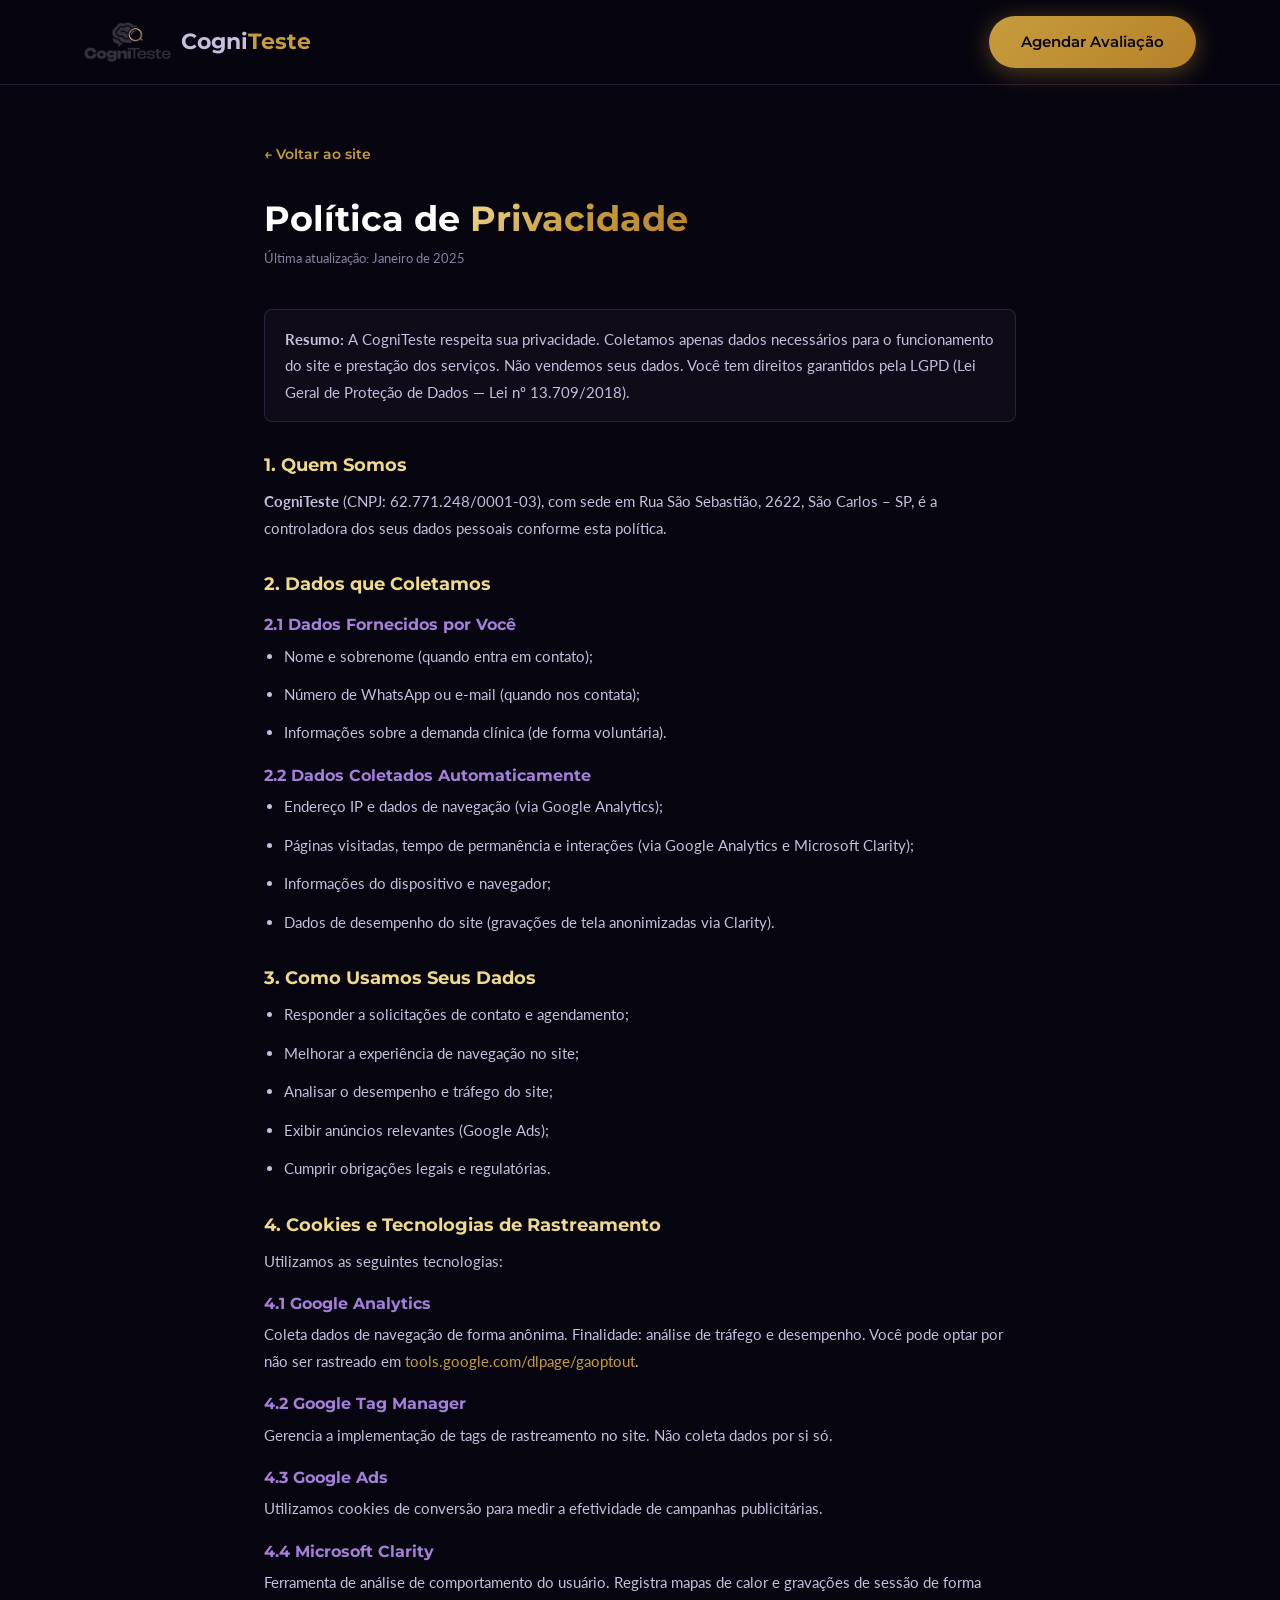
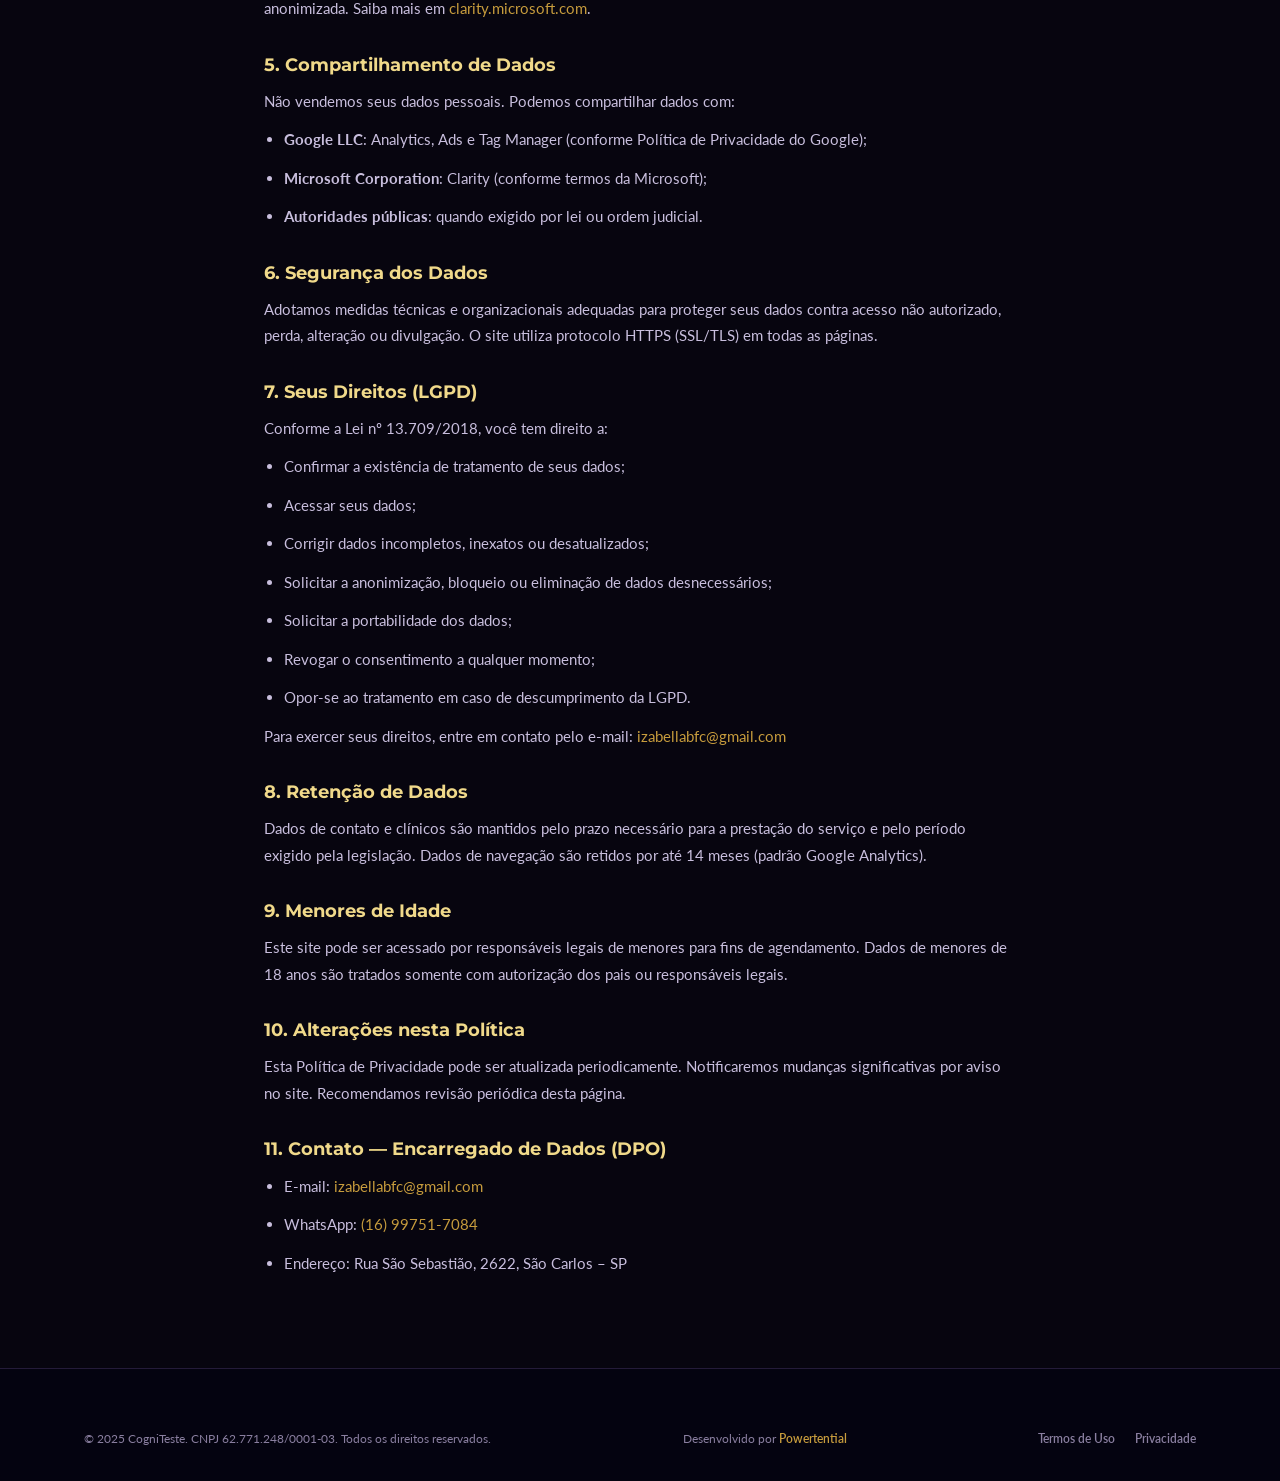
<file: privacidade.html>
<!DOCTYPE html>
<html lang="pt-BR">
<head>
  <meta charset="UTF-8">
  <meta name="viewport" content="width=device-width, initial-scale=1.0">
  <title>Política de Privacidade — CogniTeste</title>
  <meta name="description" content="Política de Privacidade da CogniTeste — Como coletamos, usamos e protegemos seus dados.">
  <meta name="robots" content="noindex, follow">
  <link rel="canonical" href="https://www.cogniteste.com/privacidade">
  <link rel="icon" type="image/svg+xml" href="assets/img/favicon.svg">
  <link rel="preconnect" href="https://fonts.googleapis.com">
  <link rel="preconnect" href="https://fonts.gstatic.com" crossorigin>
  <link href="https://fonts.googleapis.com/css2?family=Montserrat:wght@400;600;700&family=Lato:wght@400;700&display=swap" rel="stylesheet">
  <link rel="stylesheet" href="assets/css/style.css">
  <script>(function(w,d,s,l,i){w[l]=w[l]||[];w[l].push({'gtm.start':new Date().getTime(),event:'gtm.js'});var f=d.getElementsByTagName(s)[0],j=d.createElement(s),dl=l!='dataLayer'?'&l='+l:'';j.async=true;j.src='https://www.googletagmanager.com/gtm.js?id='+i+dl;f.parentNode.insertBefore(j,f);})(window,document,'script','dataLayer','GTM-5TP6S2FX');</script>
  <style>
    .legal-page { max-width: 800px; margin: 0 auto; padding: 140px 24px 80px; }
    .legal-page h1 { font-size: 2.2rem; margin-bottom: 8px; }
    .legal-page .updated { font-size: 0.82rem; color: var(--text-muted); margin-bottom: 40px; display: block; }
    .legal-page h2 { font-size: 1.15rem; color: var(--gold-light); margin: 32px 0 12px; }
    .legal-page h3 { font-size: 1rem; color: var(--purple-bright); margin: 20px 0 8px; }
    .legal-page p, .legal-page li { font-size: 0.92rem; color: var(--text); line-height: 1.8; margin-bottom: 12px; }
    .legal-page ul { padding-left: 20px; margin-bottom: 12px; }
    .legal-page ul li { list-style: disc; }
    .legal-back { display: inline-flex; align-items: center; gap: 8px; color: var(--gold); font-weight: 600; font-family: var(--font-title); font-size: 0.88rem; margin-bottom: 32px; transition: opacity 0.2s; }
    .legal-back:hover { opacity: 0.7; }
    .highlight-box { background: rgba(79, 60, 96, 0.12); border: 1px solid var(--border); border-radius: 8px; padding: 16px 20px; margin: 20px 0; }
  </style>
</head>
<body>
  <noscript><iframe src="https://www.googletagmanager.com/ns.html?id=GTM-5TP6S2FX" height="0" width="0" style="display:none;visibility:hidden"></iframe></noscript>

  <header id="header" class="scrolled">
    <div class="container">
      <div class="header-inner">
        <a href="/" class="logo">
          <img src="assets/img/logo.webp" alt="CogniTeste" onerror="this.style.display='none'">
          <div class="logo-text">Cogni<span>Teste</span></div>
        </a>
        <a href="https://wa.me/5516997517084?text=Ol%C3%A1%2C%20acessei%20o%20site%20e%20gostaria%20de%20receber%20atendimento." class="btn btn-primary" target="_blank" rel="noopener">Agendar Avaliação</a>
      </div>
    </div>
  </header>

  <main>
    <div class="legal-page">
      <a href="/" class="legal-back">← Voltar ao site</a>
      <h1 class="section-title">Política de <span class="gold-text">Privacidade</span></h1>
      <span class="updated">Última atualização: Janeiro de 2025</span>

      <div class="highlight-box">
        <p style="margin: 0;"><strong>Resumo:</strong> A CogniTeste respeita sua privacidade. Coletamos apenas dados necessários para o funcionamento do site e prestação dos serviços. Não vendemos seus dados. Você tem direitos garantidos pela LGPD (Lei Geral de Proteção de Dados — Lei nº 13.709/2018).</p>
      </div>

      <h2>1. Quem Somos</h2>
      <p><strong>CogniTeste</strong> (CNPJ: 62.771.248/0001-03), com sede em Rua São Sebastião, 2622, São Carlos – SP, é a controladora dos seus dados pessoais conforme esta política.</p>

      <h2>2. Dados que Coletamos</h2>

      <h3>2.1 Dados Fornecidos por Você</h3>
      <ul>
        <li>Nome e sobrenome (quando entra em contato);</li>
        <li>Número de WhatsApp ou e-mail (quando nos contata);</li>
        <li>Informações sobre a demanda clínica (de forma voluntária).</li>
      </ul>

      <h3>2.2 Dados Coletados Automaticamente</h3>
      <ul>
        <li>Endereço IP e dados de navegação (via Google Analytics);</li>
        <li>Páginas visitadas, tempo de permanência e interações (via Google Analytics e Microsoft Clarity);</li>
        <li>Informações do dispositivo e navegador;</li>
        <li>Dados de desempenho do site (gravações de tela anonimizadas via Clarity).</li>
      </ul>

      <h2>3. Como Usamos Seus Dados</h2>
      <ul>
        <li>Responder a solicitações de contato e agendamento;</li>
        <li>Melhorar a experiência de navegação no site;</li>
        <li>Analisar o desempenho e tráfego do site;</li>
        <li>Exibir anúncios relevantes (Google Ads);</li>
        <li>Cumprir obrigações legais e regulatórias.</li>
      </ul>

      <h2>4. Cookies e Tecnologias de Rastreamento</h2>
      <p>Utilizamos as seguintes tecnologias:</p>

      <h3>4.1 Google Analytics</h3>
      <p>Coleta dados de navegação de forma anônima. Finalidade: análise de tráfego e desempenho. Você pode optar por não ser rastreado em <a href="https://tools.google.com/dlpage/gaoptout" target="_blank" rel="noopener" style="color: var(--gold);">tools.google.com/dlpage/gaoptout</a>.</p>

      <h3>4.2 Google Tag Manager</h3>
      <p>Gerencia a implementação de tags de rastreamento no site. Não coleta dados por si só.</p>

      <h3>4.3 Google Ads</h3>
      <p>Utilizamos cookies de conversão para medir a efetividade de campanhas publicitárias.</p>

      <h3>4.4 Microsoft Clarity</h3>
      <p>Ferramenta de análise de comportamento do usuário. Registra mapas de calor e gravações de sessão de forma anonimizada. Saiba mais em <a href="https://clarity.microsoft.com/terms" target="_blank" rel="noopener" style="color: var(--gold);">clarity.microsoft.com</a>.</p>

      <h2>5. Compartilhamento de Dados</h2>
      <p>Não vendemos seus dados pessoais. Podemos compartilhar dados com:</p>
      <ul>
        <li><strong>Google LLC</strong>: Analytics, Ads e Tag Manager (conforme Política de Privacidade do Google);</li>
        <li><strong>Microsoft Corporation</strong>: Clarity (conforme termos da Microsoft);</li>
        <li><strong>Autoridades públicas</strong>: quando exigido por lei ou ordem judicial.</li>
      </ul>

      <h2>6. Segurança dos Dados</h2>
      <p>Adotamos medidas técnicas e organizacionais adequadas para proteger seus dados contra acesso não autorizado, perda, alteração ou divulgação. O site utiliza protocolo HTTPS (SSL/TLS) em todas as páginas.</p>

      <h2>7. Seus Direitos (LGPD)</h2>
      <p>Conforme a Lei nº 13.709/2018, você tem direito a:</p>
      <ul>
        <li>Confirmar a existência de tratamento de seus dados;</li>
        <li>Acessar seus dados;</li>
        <li>Corrigir dados incompletos, inexatos ou desatualizados;</li>
        <li>Solicitar a anonimização, bloqueio ou eliminação de dados desnecessários;</li>
        <li>Solicitar a portabilidade dos dados;</li>
        <li>Revogar o consentimento a qualquer momento;</li>
        <li>Opor-se ao tratamento em caso de descumprimento da LGPD.</li>
      </ul>
      <p>Para exercer seus direitos, entre em contato pelo e-mail: <a href="mailto:izabellabfc@gmail.com" style="color: var(--gold);">izabellabfc@gmail.com</a></p>

      <h2>8. Retenção de Dados</h2>
      <p>Dados de contato e clínicos são mantidos pelo prazo necessário para a prestação do serviço e pelo período exigido pela legislação. Dados de navegação são retidos por até 14 meses (padrão Google Analytics).</p>

      <h2>9. Menores de Idade</h2>
      <p>Este site pode ser acessado por responsáveis legais de menores para fins de agendamento. Dados de menores de 18 anos são tratados somente com autorização dos pais ou responsáveis legais.</p>

      <h2>10. Alterações nesta Política</h2>
      <p>Esta Política de Privacidade pode ser atualizada periodicamente. Notificaremos mudanças significativas por aviso no site. Recomendamos revisão periódica desta página.</p>

      <h2>11. Contato — Encarregado de Dados (DPO)</h2>
      <ul>
        <li>E-mail: <a href="mailto:izabellabfc@gmail.com" style="color: var(--gold);">izabellabfc@gmail.com</a></li>
        <li>WhatsApp: <a href="https://wa.me/5516997517084" style="color: var(--gold);">(16) 99751-7084</a></li>
        <li>Endereço: Rua São Sebastião, 2622, São Carlos – SP</li>
      </ul>
    </div>
  </main>

  <footer id="footer">
    <div class="container">
      <div class="footer-bottom" style="border-top: none; padding-top: 0;">
        <p>© 2025 CogniTeste. CNPJ 62.771.248/0001-03. Todos os direitos reservados.</p>
        <p>Desenvolvido por <a href="https://www.powertential.com?utm_source=lp&utm_medium=www.cogniteste.com" target="_blank" rel="noopener">Powertential</a></p>
        <div class="footer-bottom-links">
          <a href="/termos">Termos de Uso</a>
          <a href="/privacidade">Privacidade</a>
        </div>
      </div>
    </div>
  </footer>
</body>
</html>
</file>
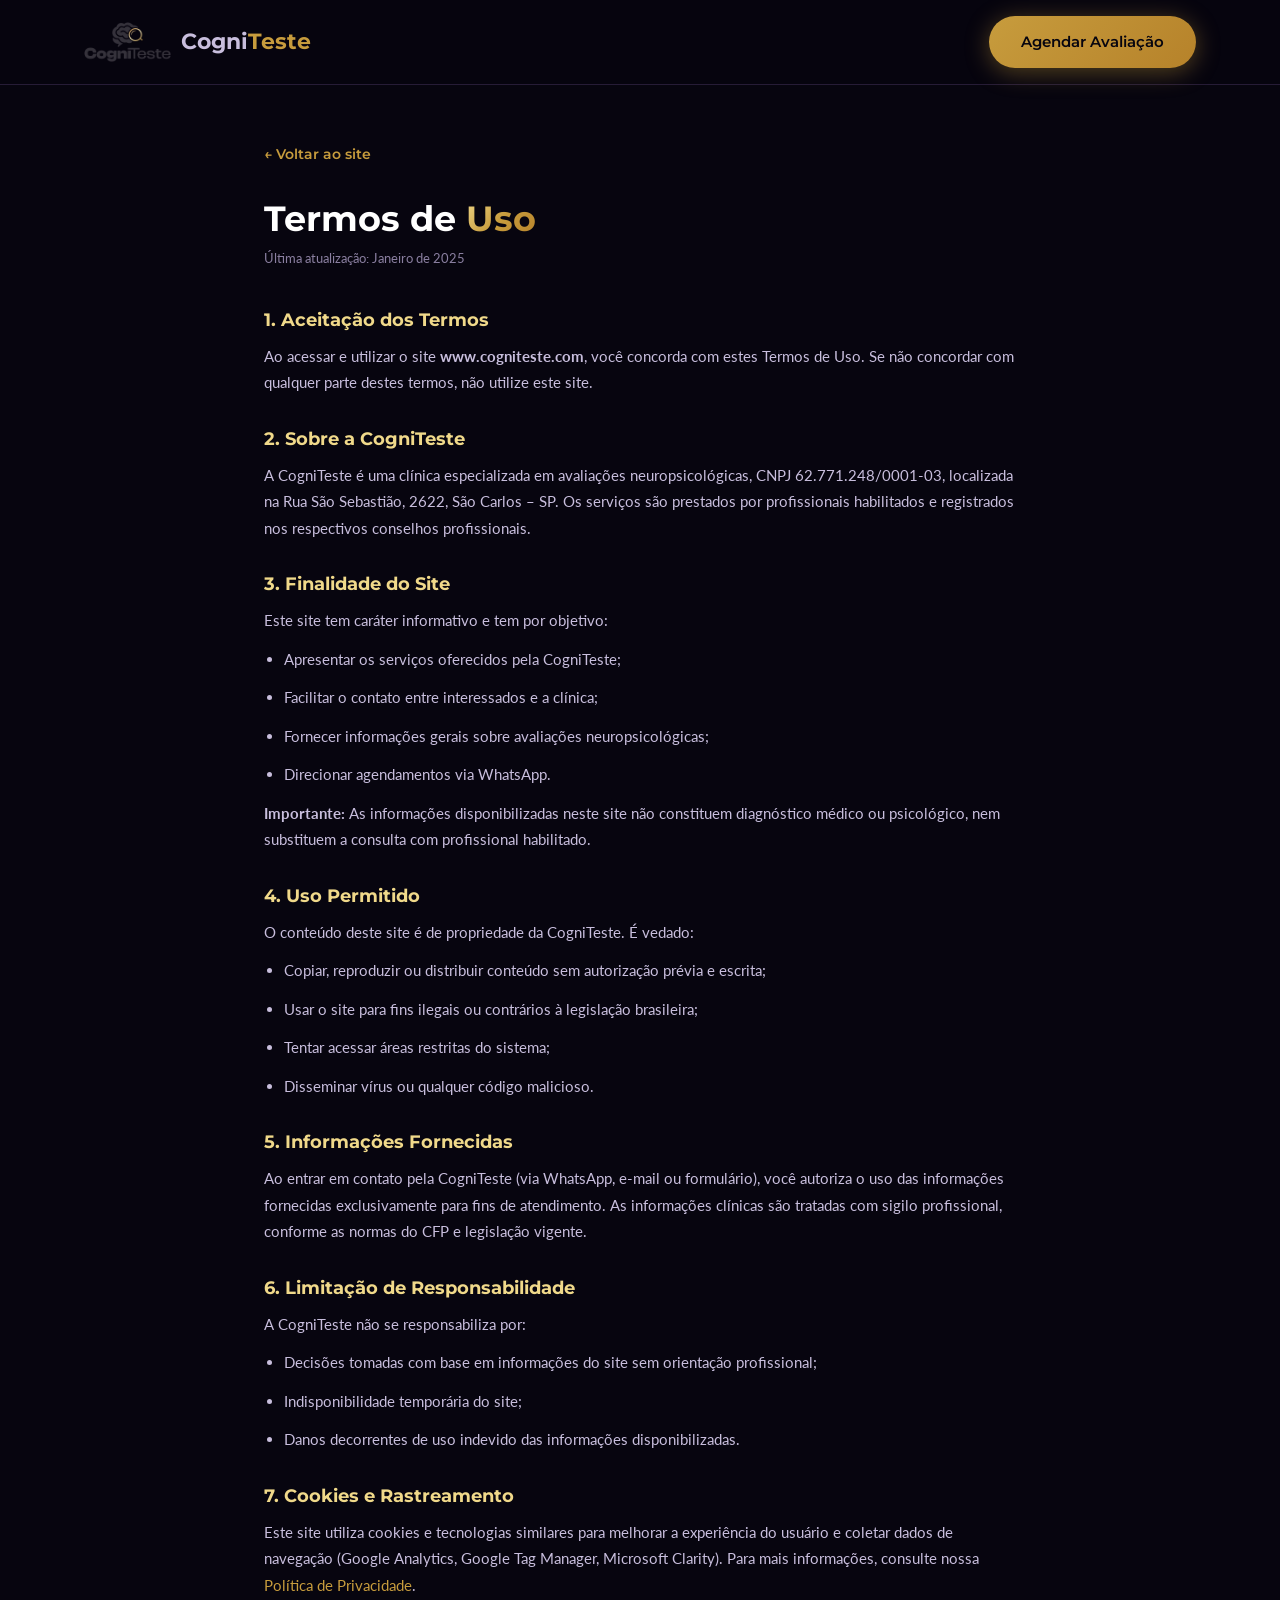
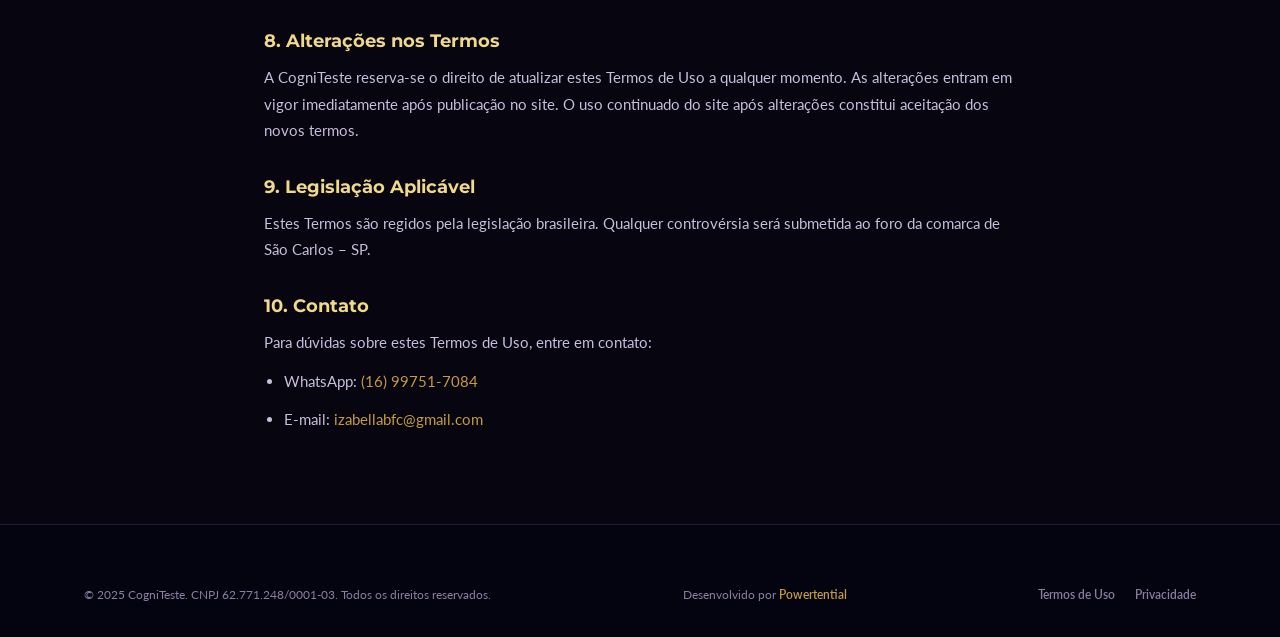
<file: termos.html>
<!DOCTYPE html>
<html lang="pt-BR">
<head>
  <meta charset="UTF-8">
  <meta name="viewport" content="width=device-width, initial-scale=1.0">
  <title>Termos de Uso — CogniTeste</title>
  <meta name="description" content="Termos de Uso da CogniTeste — Clínica de Avaliação Neuropsicológica em São Carlos, SP.">
  <meta name="robots" content="noindex, follow">
  <link rel="canonical" href="https://www.cogniteste.com/termos">
  <link rel="icon" type="image/svg+xml" href="assets/img/favicon.svg">
  <link rel="preconnect" href="https://fonts.googleapis.com">
  <link rel="preconnect" href="https://fonts.gstatic.com" crossorigin>
  <link href="https://fonts.googleapis.com/css2?family=Montserrat:wght@400;600;700&family=Lato:wght@400;700&display=swap" rel="stylesheet">
  <link rel="stylesheet" href="assets/css/style.css">
  <script>(function(w,d,s,l,i){w[l]=w[l]||[];w[l].push({'gtm.start':new Date().getTime(),event:'gtm.js'});var f=d.getElementsByTagName(s)[0],j=d.createElement(s),dl=l!='dataLayer'?'&l='+l:'';j.async=true;j.src='https://www.googletagmanager.com/gtm.js?id='+i+dl;f.parentNode.insertBefore(j,f);})(window,document,'script','dataLayer','GTM-5TP6S2FX');</script>
  <style>
    .legal-page { max-width: 800px; margin: 0 auto; padding: 140px 24px 80px; }
    .legal-page h1 { font-size: 2.2rem; margin-bottom: 8px; }
    .legal-page .updated { font-size: 0.82rem; color: var(--text-muted); margin-bottom: 40px; display: block; }
    .legal-page h2 { font-size: 1.15rem; color: var(--gold-light); margin: 32px 0 12px; }
    .legal-page p, .legal-page li { font-size: 0.92rem; color: var(--text); line-height: 1.8; margin-bottom: 12px; }
    .legal-page ul { padding-left: 20px; margin-bottom: 12px; }
    .legal-page ul li { list-style: disc; }
    .legal-back { display: inline-flex; align-items: center; gap: 8px; color: var(--gold); font-weight: 600; font-family: var(--font-title); font-size: 0.88rem; margin-bottom: 32px; transition: opacity 0.2s; }
    .legal-back:hover { opacity: 0.7; }
  </style>
</head>
<body>
  <noscript><iframe src="https://www.googletagmanager.com/ns.html?id=GTM-5TP6S2FX" height="0" width="0" style="display:none;visibility:hidden"></iframe></noscript>

  <header id="header" class="scrolled">
    <div class="container">
      <div class="header-inner">
        <a href="/" class="logo">
          <img src="assets/img/logo.webp" alt="CogniTeste" onerror="this.style.display='none'">
          <div class="logo-text">Cogni<span>Teste</span></div>
        </a>
        <a href="https://wa.me/5516997517084?text=Ol%C3%A1%2C%20acessei%20o%20site%20e%20gostaria%20de%20receber%20atendimento." class="btn btn-primary" target="_blank" rel="noopener">Agendar Avaliação</a>
      </div>
    </div>
  </header>

  <main>
    <div class="legal-page">
      <a href="/" class="legal-back">← Voltar ao site</a>
      <h1 class="section-title">Termos de <span class="gold-text">Uso</span></h1>
      <span class="updated">Última atualização: Janeiro de 2025</span>

      <h2>1. Aceitação dos Termos</h2>
      <p>Ao acessar e utilizar o site <strong>www.cogniteste.com</strong>, você concorda com estes Termos de Uso. Se não concordar com qualquer parte destes termos, não utilize este site.</p>

      <h2>2. Sobre a CogniTeste</h2>
      <p>A CogniTeste é uma clínica especializada em avaliações neuropsicológicas, CNPJ 62.771.248/0001-03, localizada na Rua São Sebastião, 2622, São Carlos – SP. Os serviços são prestados por profissionais habilitados e registrados nos respectivos conselhos profissionais.</p>

      <h2>3. Finalidade do Site</h2>
      <p>Este site tem caráter informativo e tem por objetivo:</p>
      <ul>
        <li>Apresentar os serviços oferecidos pela CogniTeste;</li>
        <li>Facilitar o contato entre interessados e a clínica;</li>
        <li>Fornecer informações gerais sobre avaliações neuropsicológicas;</li>
        <li>Direcionar agendamentos via WhatsApp.</li>
      </ul>
      <p><strong>Importante:</strong> As informações disponibilizadas neste site não constituem diagnóstico médico ou psicológico, nem substituem a consulta com profissional habilitado.</p>

      <h2>4. Uso Permitido</h2>
      <p>O conteúdo deste site é de propriedade da CogniTeste. É vedado:</p>
      <ul>
        <li>Copiar, reproduzir ou distribuir conteúdo sem autorização prévia e escrita;</li>
        <li>Usar o site para fins ilegais ou contrários à legislação brasileira;</li>
        <li>Tentar acessar áreas restritas do sistema;</li>
        <li>Disseminar vírus ou qualquer código malicioso.</li>
      </ul>

      <h2>5. Informações Fornecidas</h2>
      <p>Ao entrar em contato pela CogniTeste (via WhatsApp, e-mail ou formulário), você autoriza o uso das informações fornecidas exclusivamente para fins de atendimento. As informações clínicas são tratadas com sigilo profissional, conforme as normas do CFP e legislação vigente.</p>

      <h2>6. Limitação de Responsabilidade</h2>
      <p>A CogniTeste não se responsabiliza por:</p>
      <ul>
        <li>Decisões tomadas com base em informações do site sem orientação profissional;</li>
        <li>Indisponibilidade temporária do site;</li>
        <li>Danos decorrentes de uso indevido das informações disponibilizadas.</li>
      </ul>

      <h2>7. Cookies e Rastreamento</h2>
      <p>Este site utiliza cookies e tecnologias similares para melhorar a experiência do usuário e coletar dados de navegação (Google Analytics, Google Tag Manager, Microsoft Clarity). Para mais informações, consulte nossa <a href="/privacidade" style="color: var(--gold);">Política de Privacidade</a>.</p>

      <h2>8. Alterações nos Termos</h2>
      <p>A CogniTeste reserva-se o direito de atualizar estes Termos de Uso a qualquer momento. As alterações entram em vigor imediatamente após publicação no site. O uso continuado do site após alterações constitui aceitação dos novos termos.</p>

      <h2>9. Legislação Aplicável</h2>
      <p>Estes Termos são regidos pela legislação brasileira. Qualquer controvérsia será submetida ao foro da comarca de São Carlos – SP.</p>

      <h2>10. Contato</h2>
      <p>Para dúvidas sobre estes Termos de Uso, entre em contato:</p>
      <ul>
        <li>WhatsApp: <a href="https://wa.me/5516997517084" style="color: var(--gold);">(16) 99751-7084</a></li>
        <li>E-mail: <a href="mailto:izabellabfc@gmail.com" style="color: var(--gold);">izabellabfc@gmail.com</a></li>
      </ul>
    </div>
  </main>

  <footer id="footer">
    <div class="container">
      <div class="footer-bottom" style="border-top: none; padding-top: 0;">
        <p>© 2025 CogniTeste. CNPJ 62.771.248/0001-03. Todos os direitos reservados.</p>
        <p>Desenvolvido por <a href="https://www.powertential.com?utm_source=lp&utm_medium=www.cogniteste.com" target="_blank" rel="noopener">Powertential</a></p>
        <div class="footer-bottom-links">
          <a href="/termos">Termos de Uso</a>
          <a href="/privacidade">Privacidade</a>
        </div>
      </div>
    </div>
  </footer>
</body>
</html>
</file>
<file: assets/css/style.css>
/* ============================================
   COGNITESTE — Landing Page
   Design: Dark Neon | Roxo + Dourado
   ============================================ */

:root {
  --bg: #07050F;
  --bg-2: #0D0A1A;
  --bg-card: rgba(79, 60, 96, 0.12);
  --purple: #4F3C60;
  --purple-mid: #7B5EA7;
  --purple-bright: #A67FDB;
  --gold: #C79C3D;
  --gold-light: #F0D98A;
  --gold-dark: #B6822A;
  --white: #FFFFFF;
  --text: #C8BEDD;
  --text-muted: #8A7FA0;
  --border: rgba(167, 127, 219, 0.2);
  --glow-purple: 0 0 20px rgba(167, 127, 219, 0.4);
  --glow-gold: 0 0 20px rgba(199, 156, 61, 0.4);
  --font-title: 'Montserrat', sans-serif;
  --font-text: 'Lato', sans-serif;
  --radius: 16px;
  --radius-sm: 8px;
  --transition: 0.3s ease;
}

*, *::before, *::after { box-sizing: border-box; margin: 0; padding: 0; }

html { scroll-behavior: smooth; font-size: 16px; }

body {
  background: var(--bg);
  color: var(--text);
  font-family: var(--font-text);
  line-height: 1.6;
  overflow-x: hidden;
}

img { max-width: 100%; display: block; }
a { color: inherit; text-decoration: none; }
ul { list-style: none; }

/* ── Scrollbar ── */
::-webkit-scrollbar { width: 6px; }
::-webkit-scrollbar-track { background: var(--bg); }
::-webkit-scrollbar-thumb { background: var(--purple-mid); border-radius: 3px; }

/* ── Typography ── */
h1, h2, h3, h4 { font-family: var(--font-title); font-weight: 700; line-height: 1.2; }

.gold-text {
  background: linear-gradient(135deg, var(--gold-light) 0%, var(--gold) 50%, var(--gold-dark) 100%);
  -webkit-background-clip: text;
  -webkit-text-fill-color: transparent;
  background-clip: text;
}

.neon-purple {
  color: var(--purple-bright);
  text-shadow: 0 0 10px rgba(167, 127, 219, 0.6), 0 0 30px rgba(167, 127, 219, 0.3);
}

.section-label {
  font-family: var(--font-title);
  font-size: 0.75rem;
  font-weight: 600;
  letter-spacing: 0.2em;
  text-transform: uppercase;
  color: var(--gold);
  display: inline-flex;
  align-items: center;
  gap: 8px;
  margin-bottom: 12px;
}
.section-label::before {
  content: '';
  width: 24px; height: 2px;
  background: var(--gold);
  border-radius: 1px;
}

.section-title {
  font-size: clamp(1.8rem, 4vw, 2.8rem);
  color: var(--white);
  margin-bottom: 16px;
}

.section-desc {
  font-size: 1.05rem;
  color: var(--text-muted);
  max-width: 560px;
  line-height: 1.7;
}

/* ── Container ── */
.container { width: 100%; max-width: 1160px; margin: 0 auto; padding: 0 24px; }

/* ── Section ── */
section { padding: 100px 0; position: relative; }

/* ── Buttons ── */
.btn {
  display: inline-flex;
  align-items: center;
  gap: 10px;
  padding: 14px 32px;
  border-radius: 50px;
  font-family: var(--font-title);
  font-weight: 600;
  font-size: 0.95rem;
  cursor: pointer;
  transition: var(--transition);
  border: none;
}

.btn-primary {
  background: linear-gradient(135deg, var(--gold) 0%, var(--gold-dark) 100%);
  color: var(--bg);
  box-shadow: 0 4px 24px rgba(199, 156, 61, 0.4);
}
.btn-primary:hover {
  transform: translateY(-2px);
  box-shadow: 0 8px 32px rgba(199, 156, 61, 0.6);
}

.btn-outline {
  background: transparent;
  color: var(--white);
  border: 1.5px solid var(--border);
  backdrop-filter: blur(8px);
}
.btn-outline:hover {
  border-color: var(--purple-bright);
  color: var(--purple-bright);
  background: rgba(167, 127, 219, 0.08);
}

.btn-whatsapp {
  background: linear-gradient(135deg, #25D366 0%, #128C7E 100%);
  color: var(--white);
  box-shadow: 0 4px 24px rgba(37, 211, 102, 0.35);
}
.btn-whatsapp:hover {
  transform: translateY(-2px);
  box-shadow: 0 8px 32px rgba(37, 211, 102, 0.5);
}

/* ── Glassmorphism Card ── */
.glass-card {
  background: var(--bg-card);
  border: 1px solid var(--border);
  border-radius: var(--radius);
  backdrop-filter: blur(12px);
  -webkit-backdrop-filter: blur(12px);
  transition: var(--transition);
}
.glass-card:hover {
  border-color: rgba(167, 127, 219, 0.45);
  transform: translateY(-4px);
  box-shadow: var(--glow-purple), 0 20px 40px rgba(0,0,0,0.3);
}

/* ── Divider ── */
.divider {
  width: 60px; height: 3px;
  background: linear-gradient(90deg, var(--gold), var(--purple-bright));
  border-radius: 2px;
  margin: 20px 0;
}

/* ━━━━━━━━━━━━━━━━━━━━━━━━━━━━━━━━━
   HEADER
━━━━━━━━━━━━━━━━━━━━━━━━━━━━━━━━━ */
#header {
  position: fixed;
  top: 0; left: 0; right: 0;
  z-index: 100;
  padding: 16px 0;
  transition: background 0.4s ease, backdrop-filter 0.4s ease;
}
#header.scrolled {
  background: rgba(7, 5, 15, 0.92);
  backdrop-filter: blur(20px);
  -webkit-backdrop-filter: blur(20px);
  border-bottom: 1px solid var(--border);
}
.header-inner {
  display: flex;
  align-items: center;
  justify-content: space-between;
}
.logo {
  display: flex;
  align-items: center;
  gap: 10px;
  font-family: var(--font-title);
  font-weight: 700;
  font-size: 1.4rem;
}
.logo img { height: 40px; width: auto; }
.logo-text span { color: var(--gold); }

.nav-links {
  display: flex;
  align-items: center;
  gap: 32px;
  font-size: 0.9rem;
  font-weight: 500;
}
.nav-links a {
  color: var(--text);
  transition: color var(--transition);
  position: relative;
}
.nav-links a::after {
  content: '';
  position: absolute;
  bottom: -2px; left: 0;
  width: 0; height: 1.5px;
  background: var(--gold);
  transition: width var(--transition);
}
.nav-links a:hover { color: var(--white); }
.nav-links a:hover::after { width: 100%; }

.hamburger {
  display: none;
  flex-direction: column;
  gap: 5px;
  cursor: pointer;
  padding: 4px;
}
.hamburger span {
  display: block;
  width: 24px; height: 2px;
  background: var(--white);
  border-radius: 1px;
  transition: var(--transition);
}

/* ━━━━━━━━━━━━━━━━━━━━━━━━━━━━━━━━━
   HERO
━━━━━━━━━━━━━━━━━━━━━━━━━━━━━━━━━ */
#hero {
  min-height: 100vh;
  display: flex;
  align-items: center;
  position: relative;
  overflow: hidden;
  padding: 120px 0 80px;
}
#neural-canvas {
  position: absolute;
  inset: 0;
  z-index: 0;
  opacity: 0.7;
}
.hero-grid {
  display: grid;
  grid-template-columns: 1fr 1fr;
  gap: 60px;
  align-items: center;
  position: relative;
  z-index: 1;
}
.hero-badge {
  display: inline-flex;
  align-items: center;
  gap: 8px;
  background: rgba(199, 156, 61, 0.12);
  border: 1px solid rgba(199, 156, 61, 0.3);
  border-radius: 50px;
  padding: 6px 16px;
  font-size: 0.8rem;
  font-weight: 600;
  color: var(--gold-light);
  margin-bottom: 24px;
  letter-spacing: 0.05em;
}
.hero-badge::before { content: '✦'; }

.hero-title {
  font-size: clamp(2.2rem, 5vw, 3.6rem);
  color: var(--white);
  margin-bottom: 20px;
  line-height: 1.15;
}
.hero-title .highlight {
  display: block;
  background: linear-gradient(135deg, var(--gold-light), var(--gold), var(--purple-bright));
  -webkit-background-clip: text;
  -webkit-text-fill-color: transparent;
  background-clip: text;
}

.hero-desc {
  font-size: 1.1rem;
  color: var(--text);
  line-height: 1.7;
  margin-bottom: 36px;
  max-width: 480px;
}

.hero-ctas {
  display: flex;
  gap: 16px;
  flex-wrap: wrap;
}

.hero-stats {
  display: flex;
  gap: 32px;
  margin-top: 48px;
  padding-top: 32px;
  border-top: 1px solid var(--border);
}
.stat-item { text-align: center; }
.stat-number {
  font-family: var(--font-title);
  font-size: 1.8rem;
  font-weight: 800;
  background: linear-gradient(135deg, var(--gold-light), var(--gold));
  -webkit-background-clip: text;
  -webkit-text-fill-color: transparent;
  background-clip: text;
}
.stat-label { font-size: 0.78rem; color: var(--text-muted); }

/* Hero visual */
.hero-visual {
  position: relative;
  display: flex;
  justify-content: center;
  align-items: center;
}
.brain-ring {
  position: relative;
  width: 420px;
  height: 420px;
  display: flex;
  align-items: center;
  justify-content: center;
}
.ring {
  position: absolute;
  border-radius: 50%;
  border: 1px solid;
  animation: rotate 20s linear infinite;
}
.ring-1 {
  inset: 0;
  border-color: rgba(167, 127, 219, 0.3);
}
.ring-2 {
  inset: 20px;
  border-color: rgba(199, 156, 61, 0.2);
  animation-duration: 15s;
  animation-direction: reverse;
}
.ring-3 {
  inset: 50px;
  border-color: rgba(167, 127, 219, 0.15);
  animation-duration: 25s;
}
@keyframes rotate { to { transform: rotate(360deg); } }

.brain-icon-wrap {
  width: 200px; height: 200px;
  background: radial-gradient(circle, rgba(79, 60, 96, 0.6) 0%, rgba(7, 5, 15, 0.9) 70%);
  border-radius: 50%;
  display: flex;
  align-items: center;
  justify-content: center;
  box-shadow: 0 0 60px rgba(167, 127, 219, 0.3), inset 0 0 30px rgba(167, 127, 219, 0.1);
  animation: pulse-glow 3s ease-in-out infinite;
  z-index: 1;
}
.brain-icon-wrap svg { width: 90px; height: 90px; }

@keyframes pulse-glow {
  0%, 100% { box-shadow: 0 0 60px rgba(167, 127, 219, 0.3), inset 0 0 30px rgba(167, 127, 219, 0.1); }
  50% { box-shadow: 0 0 80px rgba(167, 127, 219, 0.5), inset 0 0 40px rgba(167, 127, 219, 0.2); }
}

.floating-tag {
  position: absolute;
  background: rgba(13, 10, 26, 0.9);
  border: 1px solid var(--border);
  border-radius: 12px;
  padding: 10px 16px;
  font-size: 0.78rem;
  font-weight: 600;
  font-family: var(--font-title);
  backdrop-filter: blur(10px);
  color: var(--white);
  white-space: nowrap;
  animation: float 4s ease-in-out infinite;
}
.floating-tag .tag-icon { font-size: 1.1rem; }
.tag-1 { top: 30px; left: -20px; animation-delay: 0s; }
.tag-2 { top: 30px; right: -20px; animation-delay: 1s; }
.tag-3 { bottom: 60px; left: -30px; animation-delay: 2s; }
.tag-4 { bottom: 60px; right: -30px; animation-delay: 0.5s; }

@keyframes float {
  0%, 100% { transform: translateY(0); }
  50% { transform: translateY(-8px); }
}

/* ── Marquee ── */
.marquee-section {
  padding: 28px 0;
  background: linear-gradient(90deg, transparent, rgba(79, 60, 96, 0.15), transparent);
  border-top: 1px solid var(--border);
  border-bottom: 1px solid var(--border);
  overflow: hidden;
}
.marquee-track {
  display: flex;
  gap: 60px;
  animation: marquee 25s linear infinite;
  width: max-content;
}
.marquee-item {
  display: flex;
  align-items: center;
  gap: 10px;
  font-family: var(--font-title);
  font-size: 0.85rem;
  font-weight: 600;
  color: var(--text-muted);
  white-space: nowrap;
}
.marquee-item .dot {
  width: 5px; height: 5px;
  background: var(--gold);
  border-radius: 50%;
}
@keyframes marquee { to { transform: translateX(-50%); } }

/* ━━━━━━━━━━━━━━━━━━━━━━━━━━━━━━━━━
   SOBRE
━━━━━━━━━━━━━━━━━━━━━━━━━━━━━━━━━ */
#sobre {
  background: var(--bg-2);
}
.sobre-grid {
  display: grid;
  grid-template-columns: 1fr 1fr;
  gap: 80px;
  align-items: center;
}
.sobre-image-wrap {
  position: relative;
}
.sobre-image {
  width: 100%;
  border-radius: var(--radius);
  aspect-ratio: 4/5;
  object-fit: cover;
  filter: grayscale(20%) contrast(1.05);
}
.sobre-image-placeholder {
  width: 100%;
  aspect-ratio: 4/5;
  border-radius: var(--radius);
  background: linear-gradient(135deg, rgba(79, 60, 96, 0.3) 0%, rgba(13, 10, 26, 0.9) 100%);
  border: 1px solid var(--border);
  display: flex;
  align-items: center;
  justify-content: center;
}
.sobre-image-overlay {
  position: absolute;
  bottom: 24px; left: -24px;
  background: rgba(7, 5, 15, 0.92);
  border: 1px solid var(--border);
  border-radius: var(--radius);
  padding: 20px 24px;
  backdrop-filter: blur(12px);
  min-width: 200px;
}
.overlay-stat { font-family: var(--font-title); }
.overlay-stat .num {
  font-size: 2rem;
  font-weight: 800;
  background: linear-gradient(135deg, var(--gold-light), var(--gold));
  -webkit-background-clip: text;
  -webkit-text-fill-color: transparent;
  background-clip: text;
}
.overlay-stat p { font-size: 0.8rem; color: var(--text-muted); }

.sobre-features {
  display: flex;
  flex-direction: column;
  gap: 16px;
  margin-top: 32px;
}
.feature-item {
  display: flex;
  align-items: flex-start;
  gap: 14px;
  padding: 16px;
  border-radius: var(--radius-sm);
  background: rgba(79, 60, 96, 0.08);
  border: 1px solid rgba(79, 60, 96, 0.2);
  transition: var(--transition);
}
.feature-item:hover {
  border-color: var(--border);
  background: rgba(79, 60, 96, 0.15);
}
.feature-icon {
  width: 40px; height: 40px;
  border-radius: 10px;
  background: rgba(199, 156, 61, 0.15);
  display: flex;
  align-items: center;
  justify-content: center;
  font-size: 1.2rem;
  flex-shrink: 0;
}
.feature-text strong {
  display: block;
  font-family: var(--font-title);
  font-size: 0.9rem;
  color: var(--white);
  margin-bottom: 2px;
}
.feature-text span { font-size: 0.82rem; color: var(--text-muted); }

/* ━━━━━━━━━━━━━━━━━━━━━━━━━━━━━━━━━
   SERVIÇOS
━━━━━━━━━━━━━━━━━━━━━━━━━━━━━━━━━ */
#servicos {
  position: relative;
  overflow: hidden;
}
#servicos::before {
  content: '';
  position: absolute;
  top: 50%;
  left: 50%;
  transform: translate(-50%, -50%);
  width: 600px; height: 600px;
  background: radial-gradient(circle, rgba(79, 60, 96, 0.12) 0%, transparent 70%);
  pointer-events: none;
}
.servicos-header { text-align: center; margin-bottom: 64px; }
.servicos-header .section-desc { margin: 0 auto; }

.servicos-grid {
  display: grid;
  grid-template-columns: repeat(4, 1fr);
  gap: 20px;
}

.servico-card {
  padding: 28px 24px;
  cursor: default;
  position: relative;
  overflow: hidden;
}
.servico-card::before {
  content: '';
  position: absolute;
  inset: 0;
  background: linear-gradient(135deg, rgba(199, 156, 61, 0.05) 0%, transparent 60%);
  opacity: 0;
  transition: opacity var(--transition);
}
.servico-card:hover::before { opacity: 1; }

.servico-icon {
  width: 52px; height: 52px;
  border-radius: 14px;
  background: linear-gradient(135deg, rgba(79, 60, 96, 0.4), rgba(13, 10, 26, 0.8));
  border: 1px solid rgba(167, 127, 219, 0.25);
  display: flex;
  align-items: center;
  justify-content: center;
  font-size: 1.5rem;
  margin-bottom: 16px;
  transition: var(--transition);
}
.servico-card:hover .servico-icon {
  background: linear-gradient(135deg, rgba(199, 156, 61, 0.2), rgba(79, 60, 96, 0.4));
  border-color: rgba(199, 156, 61, 0.4);
  box-shadow: 0 0 20px rgba(199, 156, 61, 0.2);
}
.servico-card h3 {
  font-size: 1rem;
  color: var(--white);
  margin-bottom: 8px;
  font-family: var(--font-title);
}
.servico-card p {
  font-size: 0.83rem;
  color: var(--text-muted);
  line-height: 1.6;
}
.servico-tag {
  display: inline-block;
  margin-top: 14px;
  font-size: 0.72rem;
  font-weight: 600;
  font-family: var(--font-title);
  padding: 3px 10px;
  border-radius: 50px;
  background: rgba(199, 156, 61, 0.12);
  color: var(--gold-light);
  border: 1px solid rgba(199, 156, 61, 0.2);
}

/* ━━━━━━━━━━━━━━━━━━━━━━━━━━━━━━━━━
   PARA QUEM
━━━━━━━━━━━━━━━━━━━━━━━━━━━━━━━━━ */
#para-quem {
  background: var(--bg-2);
}
.para-quem-grid {
  display: grid;
  grid-template-columns: 1fr 1fr;
  gap: 80px;
  align-items: center;
}
.para-quem-content .section-desc { margin-bottom: 36px; }
.audience-list {
  display: flex;
  flex-direction: column;
  gap: 12px;
}
.audience-item {
  display: flex;
  align-items: center;
  gap: 14px;
  padding: 14px 18px;
  border-radius: var(--radius-sm);
  background: rgba(79, 60, 96, 0.1);
  border-left: 3px solid var(--gold);
  transition: var(--transition);
}
.audience-item:hover {
  background: rgba(79, 60, 96, 0.2);
  transform: translateX(4px);
}
.audience-item .icon { font-size: 1.3rem; }
.audience-item strong {
  font-family: var(--font-title);
  font-size: 0.9rem;
  color: var(--white);
  display: block;
  margin-bottom: 2px;
}
.audience-item span { font-size: 0.8rem; color: var(--text-muted); }

.para-quem-visual {
  position: relative;
}
.pq-cards {
  display: grid;
  grid-template-columns: 1fr 1fr;
  gap: 16px;
}
.pq-card {
  padding: 24px 20px;
  text-align: center;
}
.pq-card .pq-icon { font-size: 2rem; margin-bottom: 10px; }
.pq-card h4 {
  font-family: var(--font-title);
  font-size: 0.9rem;
  color: var(--white);
  margin-bottom: 4px;
}
.pq-card p { font-size: 0.78rem; color: var(--text-muted); }

/* ━━━━━━━━━━━━━━━━━━━━━━━━━━━━━━━━━
   COMO FUNCIONA
━━━━━━━━━━━━━━━━━━━━━━━━━━━━━━━━━ */
#como-funciona .container > .section-label,
#como-funciona .container > .section-title,
#como-funciona .container > .section-desc {
  text-align: center;
  margin-left: auto;
  margin-right: auto;
}

.steps-grid {
  display: grid;
  grid-template-columns: repeat(4, 1fr);
  gap: 24px;
  margin-top: 60px;
  position: relative;
}
.steps-grid::before {
  content: '';
  position: absolute;
  top: 44px;
  left: 12.5%; right: 12.5%;
  height: 1px;
  background: linear-gradient(90deg, transparent, var(--border), var(--border), transparent);
}

.step-card {
  text-align: center;
  padding: 32px 20px;
  position: relative;
}
.step-number {
  width: 52px; height: 52px;
  border-radius: 50%;
  background: linear-gradient(135deg, var(--gold), var(--gold-dark));
  color: var(--bg);
  font-family: var(--font-title);
  font-weight: 800;
  font-size: 1.1rem;
  display: flex;
  align-items: center;
  justify-content: center;
  margin: 0 auto 20px;
  box-shadow: 0 0 20px rgba(199, 156, 61, 0.4);
  position: relative;
  z-index: 1;
}
.step-card h3 {
  font-size: 1rem;
  color: var(--white);
  margin-bottom: 10px;
}
.step-card p {
  font-size: 0.83rem;
  color: var(--text-muted);
  line-height: 1.6;
}

/* ━━━━━━━━━━━━━━━━━━━━━━━━━━━━━━━━━
   DEPOIMENTOS
━━━━━━━━━━━━━━━━━━━━━━━━━━━━━━━━━ */
#depoimentos {
  background: var(--bg-2);
  overflow: hidden;
}
.depoimentos-header { text-align: center; margin-bottom: 60px; }
.depoimentos-grid {
  display: grid;
  grid-template-columns: repeat(3, 1fr);
  gap: 24px;
}
.depo-card { padding: 32px; }
.depo-stars {
  color: var(--gold);
  font-size: 1.1rem;
  letter-spacing: 2px;
  margin-bottom: 16px;
}
.depo-text {
  font-size: 0.92rem;
  color: var(--text);
  line-height: 1.7;
  font-style: italic;
  margin-bottom: 24px;
}
.depo-text::before { content: '"'; color: var(--gold); font-size: 2rem; line-height: 0; vertical-align: -0.5em; margin-right: 4px; }
.depo-author { display: flex; align-items: center; gap: 12px; }
.depo-avatar {
  width: 44px; height: 44px;
  border-radius: 50%;
  background: linear-gradient(135deg, var(--purple), var(--purple-bright));
  display: flex;
  align-items: center;
  justify-content: center;
  font-family: var(--font-title);
  font-weight: 700;
  color: var(--white);
  font-size: 1rem;
  flex-shrink: 0;
}
.depo-info strong { display: block; font-size: 0.88rem; color: var(--white); font-family: var(--font-title); }
.depo-info span { font-size: 0.78rem; color: var(--text-muted); }

/* ━━━━━━━━━━━━━━━━━━━━━━━━━━━━━━━━━
   FAQ
━━━━━━━━━━━━━━━━━━━━━━━━━━━━━━━━━ */
#faq { position: relative; }
#faq::before {
  content: '';
  position: absolute;
  top: 0; left: 0;
  right: 0; height: 1px;
  background: linear-gradient(90deg, transparent, var(--border), transparent);
}
.faq-grid {
  display: grid;
  grid-template-columns: 1fr 1fr;
  gap: 60px;
  align-items: start;
}
.faq-list {
  display: flex;
  flex-direction: column;
  gap: 12px;
}
.faq-item {
  border-radius: var(--radius-sm);
  background: rgba(79, 60, 96, 0.08);
  border: 1px solid rgba(79, 60, 96, 0.2);
  overflow: hidden;
  transition: border-color var(--transition);
}
.faq-item.open {
  border-color: rgba(167, 127, 219, 0.35);
  background: rgba(79, 60, 96, 0.14);
}
.faq-question {
  padding: 18px 20px;
  display: flex;
  justify-content: space-between;
  align-items: center;
  cursor: pointer;
  font-family: var(--font-title);
  font-size: 0.9rem;
  font-weight: 600;
  color: var(--white);
  gap: 12px;
}
.faq-arrow {
  width: 24px; height: 24px;
  border-radius: 50%;
  background: rgba(167, 127, 219, 0.15);
  display: flex;
  align-items: center;
  justify-content: center;
  flex-shrink: 0;
  transition: transform var(--transition), background var(--transition);
  color: var(--purple-bright);
  font-size: 1rem;
}
.faq-item.open .faq-arrow { transform: rotate(45deg); background: rgba(167, 127, 219, 0.3); }
.faq-answer {
  max-height: 0;
  overflow: hidden;
  transition: max-height 0.4s ease, padding 0.3s ease;
}
.faq-item.open .faq-answer { max-height: 200px; }
.faq-answer p {
  padding: 0 20px 18px;
  font-size: 0.85rem;
  color: var(--text-muted);
  line-height: 1.7;
}

.faq-cta-box {
  padding: 36px;
  text-align: center;
}
.faq-cta-box h3 {
  font-size: 1.3rem;
  color: var(--white);
  margin-bottom: 10px;
}
.faq-cta-box p {
  font-size: 0.88rem;
  color: var(--text-muted);
  margin-bottom: 24px;
  line-height: 1.6;
}

/* ━━━━━━━━━━━━━━━━━━━━━━━━━━━━━━━━━
   LOCALIZAÇÃO
━━━━━━━━━━━━━━━━━━━━━━━━━━━━━━━━━ */
#localizacao { background: var(--bg-2); }
.localizacao-grid {
  display: grid;
  grid-template-columns: 1fr 1.5fr;
  gap: 60px;
  align-items: start;
}
.localizacao-info { display: flex; flex-direction: column; gap: 20px; }
.info-card {
  display: flex;
  gap: 14px;
  padding: 18px 20px;
  border-radius: var(--radius-sm);
  background: rgba(79, 60, 96, 0.1);
  border: 1px solid var(--border);
}
.info-icon {
  width: 40px; height: 40px;
  border-radius: 10px;
  background: rgba(199, 156, 61, 0.12);
  display: flex; align-items: center; justify-content: center;
  font-size: 1.2rem; flex-shrink: 0;
}
.info-text strong { display: block; font-family: var(--font-title); font-size: 0.88rem; color: var(--white); margin-bottom: 4px; }
.info-text span { font-size: 0.82rem; color: var(--text-muted); }

.map-wrap {
  border-radius: var(--radius);
  overflow: hidden;
  border: 1px solid var(--border);
  box-shadow: 0 0 40px rgba(0,0,0,0.4);
}
.map-wrap iframe {
  width: 100%;
  height: 400px;
  display: block;
  filter: invert(90%) hue-rotate(180deg);
}

/* ━━━━━━━━━━━━━━━━━━━━━━━━━━━━━━━━━
   CTA FINAL
━━━━━━━━━━━━━━━━━━━━━━━━━━━━━━━━━ */
#cta-final {
  position: relative;
  overflow: hidden;
  text-align: center;
  padding: 120px 0;
}
#cta-final::before {
  content: '';
  position: absolute;
  top: 50%; left: 50%;
  transform: translate(-50%, -50%);
  width: 800px; height: 400px;
  background: radial-gradient(ellipse, rgba(79, 60, 96, 0.3) 0%, transparent 65%);
}
.cta-title {
  font-size: clamp(2rem, 5vw, 3.2rem);
  color: var(--white);
  margin-bottom: 16px;
  position: relative;
}
.cta-desc {
  font-size: 1.05rem;
  color: var(--text-muted);
  margin-bottom: 40px;
  max-width: 520px;
  margin-left: auto;
  margin-right: auto;
  line-height: 1.7;
}
.cta-btn-wrap { display: flex; justify-content: center; }
.btn-cta-main {
  padding: 18px 48px;
  font-size: 1.05rem;
  border-radius: 50px;
  position: relative;
  overflow: hidden;
}
.btn-cta-main::after {
  content: '';
  position: absolute;
  inset: -2px;
  border-radius: 50px;
  background: linear-gradient(90deg, var(--gold), var(--purple-bright), var(--gold));
  z-index: -1;
  animation: borderAnim 3s linear infinite;
  background-size: 200%;
}
@keyframes borderAnim { to { background-position: 200% center; } }

/* ━━━━━━━━━━━━━━━━━━━━━━━━━━━━━━━━━
   FOOTER
━━━━━━━━━━━━━━━━━━━━━━━━━━━━━━━━━ */
#footer {
  background: #040310;
  border-top: 1px solid var(--border);
  padding: 60px 0 32px;
}
.footer-grid {
  display: grid;
  grid-template-columns: 1.5fr 1fr 1fr 1fr;
  gap: 48px;
  margin-bottom: 48px;
}
.footer-brand .logo { margin-bottom: 16px; }
.footer-brand p { font-size: 0.85rem; color: var(--text-muted); line-height: 1.7; max-width: 240px; }
.footer-social { display: flex; gap: 10px; margin-top: 20px; }
.social-link {
  width: 38px; height: 38px;
  border-radius: 10px;
  background: rgba(79, 60, 96, 0.2);
  border: 1px solid var(--border);
  display: flex; align-items: center; justify-content: center;
  font-size: 1.1rem;
  transition: var(--transition);
}
.social-link:hover {
  background: rgba(167, 127, 219, 0.2);
  border-color: var(--purple-bright);
  transform: translateY(-2px);
}

.footer-col h4 {
  font-family: var(--font-title);
  font-size: 0.88rem;
  color: var(--white);
  margin-bottom: 16px;
  font-weight: 600;
}
.footer-col ul li { margin-bottom: 10px; }
.footer-col ul a {
  font-size: 0.82rem;
  color: var(--text-muted);
  transition: color var(--transition);
}
.footer-col ul a:hover { color: var(--gold-light); }

.footer-bottom {
  padding-top: 24px;
  border-top: 1px solid rgba(79, 60, 96, 0.2);
  display: flex;
  justify-content: space-between;
  align-items: center;
  flex-wrap: wrap;
  gap: 12px;
}
.footer-bottom p {
  font-size: 0.78rem;
  color: var(--text-muted);
}
.footer-bottom a {
  color: var(--gold);
  font-weight: 600;
  transition: color var(--transition);
}
.footer-bottom a:hover { color: var(--gold-light); }
.footer-bottom-links { display: flex; gap: 20px; }
.footer-bottom-links a {
  font-size: 0.78rem;
  color: var(--text-muted);
  transition: color var(--transition);
}
.footer-bottom-links a:hover { color: var(--white); }

/* ━━━━━━━━━━━━━━━━━━━━━━━━━━━━━━━━━
   FLOATING WHATSAPP
━━━━━━━━━━━━━━━━━━━━━━━━━━━━━━━━━ */
.whatsapp-float {
  position: fixed;
  bottom: 28px; right: 28px;
  z-index: 999;
  width: 60px; height: 60px;
  border-radius: 50%;
  background: linear-gradient(135deg, #25D366, #128C7E);
  display: flex; align-items: center; justify-content: center;
  box-shadow: 0 4px 24px rgba(37, 211, 102, 0.45);
  transition: transform var(--transition), box-shadow var(--transition);
}
.whatsapp-float:hover {
  transform: scale(1.1) translateY(-2px);
  box-shadow: 0 8px 32px rgba(37, 211, 102, 0.6);
}
.whatsapp-float svg { width: 30px; height: 30px; fill: white; }
.whatsapp-float::before {
  content: '';
  position: absolute;
  inset: -4px;
  border-radius: 50%;
  border: 2px solid rgba(37, 211, 102, 0.35);
  animation: ripple 2s ease-out infinite;
}
.whatsapp-float::after {
  content: '';
  position: absolute;
  inset: -10px;
  border-radius: 50%;
  border: 2px solid rgba(37, 211, 102, 0.15);
  animation: ripple 2s ease-out infinite 0.5s;
}
@keyframes ripple {
  0% { opacity: 1; transform: scale(1); }
  100% { opacity: 0; transform: scale(1.4); }
}

/* ━━━━━━━━━━━━━━━━━━━━━━━━━━━━━━━━━
   COOKIE BANNER
━━━━━━━━━━━━━━━━━━━━━━━━━━━━━━━━━ */
.cookie-banner {
  position: fixed;
  bottom: 0; left: 0; right: 0;
  z-index: 9999;
  background: rgba(7, 5, 15, 0.96);
  border-top: 1px solid var(--border);
  padding: 20px 24px;
  display: none;
  backdrop-filter: blur(20px);
}
.cookie-banner.visible { display: block; }
.cookie-inner {
  max-width: 1160px;
  margin: 0 auto;
  display: flex;
  align-items: center;
  justify-content: space-between;
  gap: 20px;
  flex-wrap: wrap;
}
.cookie-text { font-size: 0.82rem; color: var(--text-muted); max-width: 640px; line-height: 1.6; }
.cookie-text a { color: var(--gold); }
.cookie-btns { display: flex; gap: 10px; flex-shrink: 0; }
.btn-cookie {
  padding: 9px 20px;
  border-radius: 50px;
  font-size: 0.82rem;
  font-weight: 600;
  font-family: var(--font-title);
  cursor: pointer;
  border: none;
  transition: var(--transition);
}
.btn-cookie-accept {
  background: var(--gold);
  color: var(--bg);
}
.btn-cookie-accept:hover { background: var(--gold-light); }
.btn-cookie-decline {
  background: transparent;
  color: var(--text-muted);
  border: 1px solid var(--border);
}

/* ━━━━━━━━━━━━━━━━━━━━━━━━━━━━━━━━━
   SCROLL ANIMATIONS
━━━━━━━━━━━━━━━━━━━━━━━━━━━━━━━━━ */
.reveal {
  opacity: 0;
  transform: translateY(32px);
  transition: opacity 0.7s ease, transform 0.7s ease;
}
.reveal.visible {
  opacity: 1;
  transform: translateY(0);
}
.reveal-delay-1 { transition-delay: 0.1s; }
.reveal-delay-2 { transition-delay: 0.2s; }
.reveal-delay-3 { transition-delay: 0.3s; }
.reveal-delay-4 { transition-delay: 0.4s; }

/* ━━━━━━━━━━━━━━━━━━━━━━━━━━━━━━━━━
   RESPONSIVE
━━━━━━━━━━━━━━━━━━━━━━━━━━━━━━━━━ */
@media (max-width: 1024px) {
  .servicos-grid { grid-template-columns: repeat(2, 1fr); }
  .footer-grid { grid-template-columns: 1fr 1fr; }
}

@media (max-width: 768px) {
  section { padding: 70px 0; }
  .hero-grid { grid-template-columns: 1fr; text-align: center; }
  .hero-visual { display: none; }
  .hero-ctas { justify-content: center; }
  .hero-stats { justify-content: center; }
  .sobre-grid, .para-quem-grid, .faq-grid, .localizacao-grid { grid-template-columns: 1fr; gap: 40px; }
  .sobre-image-overlay { left: 0; }
  .steps-grid { grid-template-columns: 1fr 1fr; }
  .steps-grid::before { display: none; }
  .depoimentos-grid { grid-template-columns: 1fr; }
  .servicos-grid { grid-template-columns: 1fr 1fr; }
  .footer-grid { grid-template-columns: 1fr; }
  .footer-bottom { flex-direction: column; text-align: center; }
  .nav-links { display: none; }
  .nav-links.open {
    display: flex;
    flex-direction: column;
    position: fixed;
    inset: 0;
    background: rgba(7, 5, 15, 0.97);
    justify-content: center;
    align-items: center;
    gap: 36px;
    font-size: 1.2rem;
    z-index: 200;
  }
  .hamburger { display: flex; z-index: 201; }
}

@media (max-width: 480px) {
  .servicos-grid { grid-template-columns: 1fr; }
  .steps-grid { grid-template-columns: 1fr; }
  .pq-cards { grid-template-columns: 1fr; }
  .brain-ring { width: 280px; height: 280px; }
}
</file>
